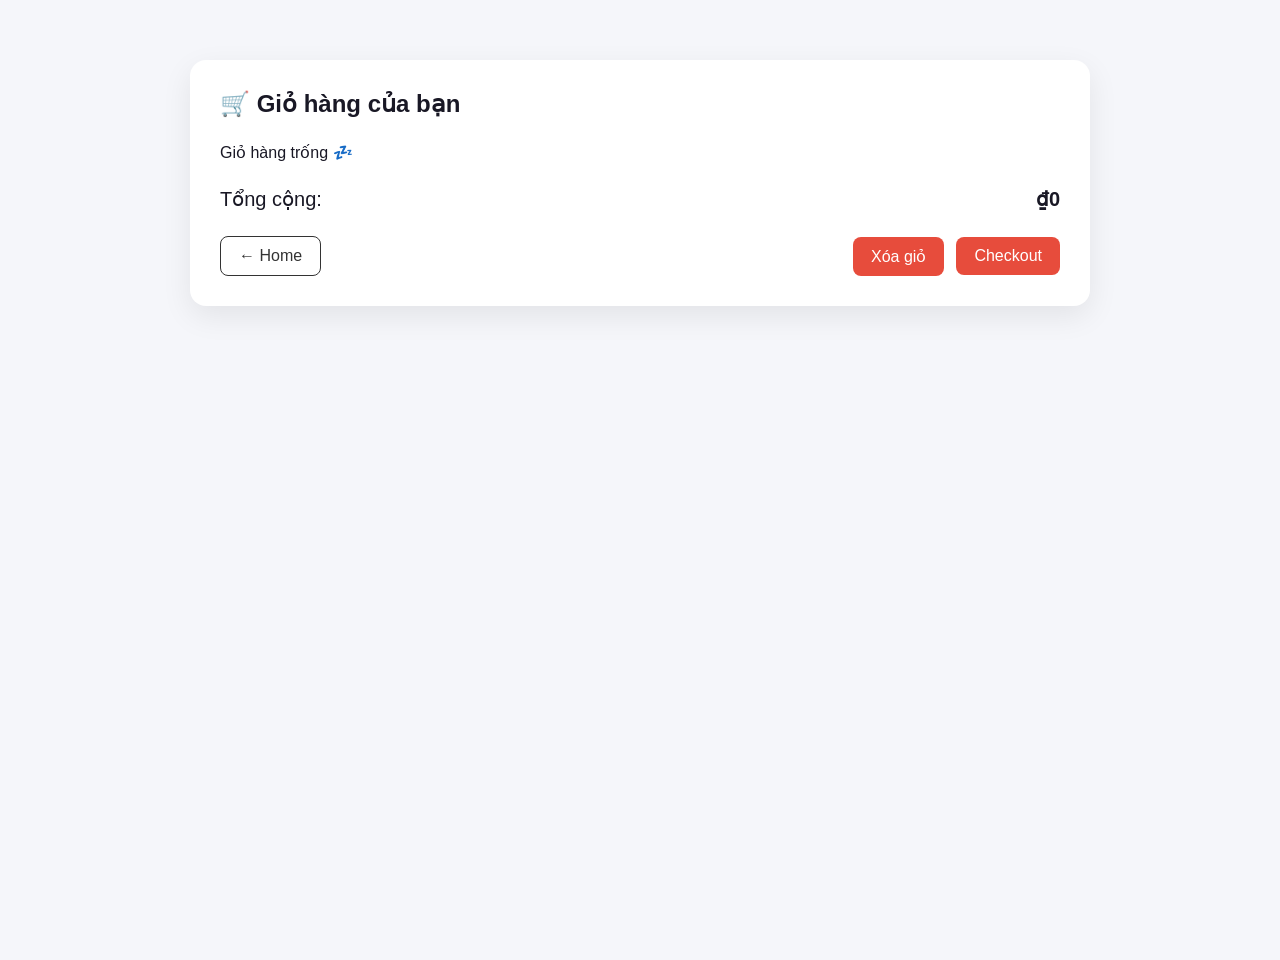
<file: pages/cart.html>
<!doctype html>
<html lang="vi">
  <head>
    <meta charset="UTF-8" />
    <title>Giỏ hàng</title>
    <link rel="stylesheet" href="../css/style.css" />
    <link rel="stylesheet" href="../css/pages/cart.css" />
  </head>

  <body>
    <div class="cart-container">
      <h2>🛒 Giỏ hàng của bạn</h2>

      <div id="cartList"></div>

      <div class="cart-summary">
        <span>Tổng cộng:</span>
        <strong id="totalPrice">₫0</strong>
      </div>

      <div class="cart-actions">
        <a href="../index.html" class="btn-outline">← Home</a>
        <div class="cart-actions-right">
          <button class="btn-danger" onclick="clearCart()">Xóa giỏ</button>
          <a href="./checkout.html" class="btn-checkout">Checkout</a>
        </div>
      </div>
    </div>
    <script defer src="../js/pages/cart.js"></script>
  </body>
</html>
</file>
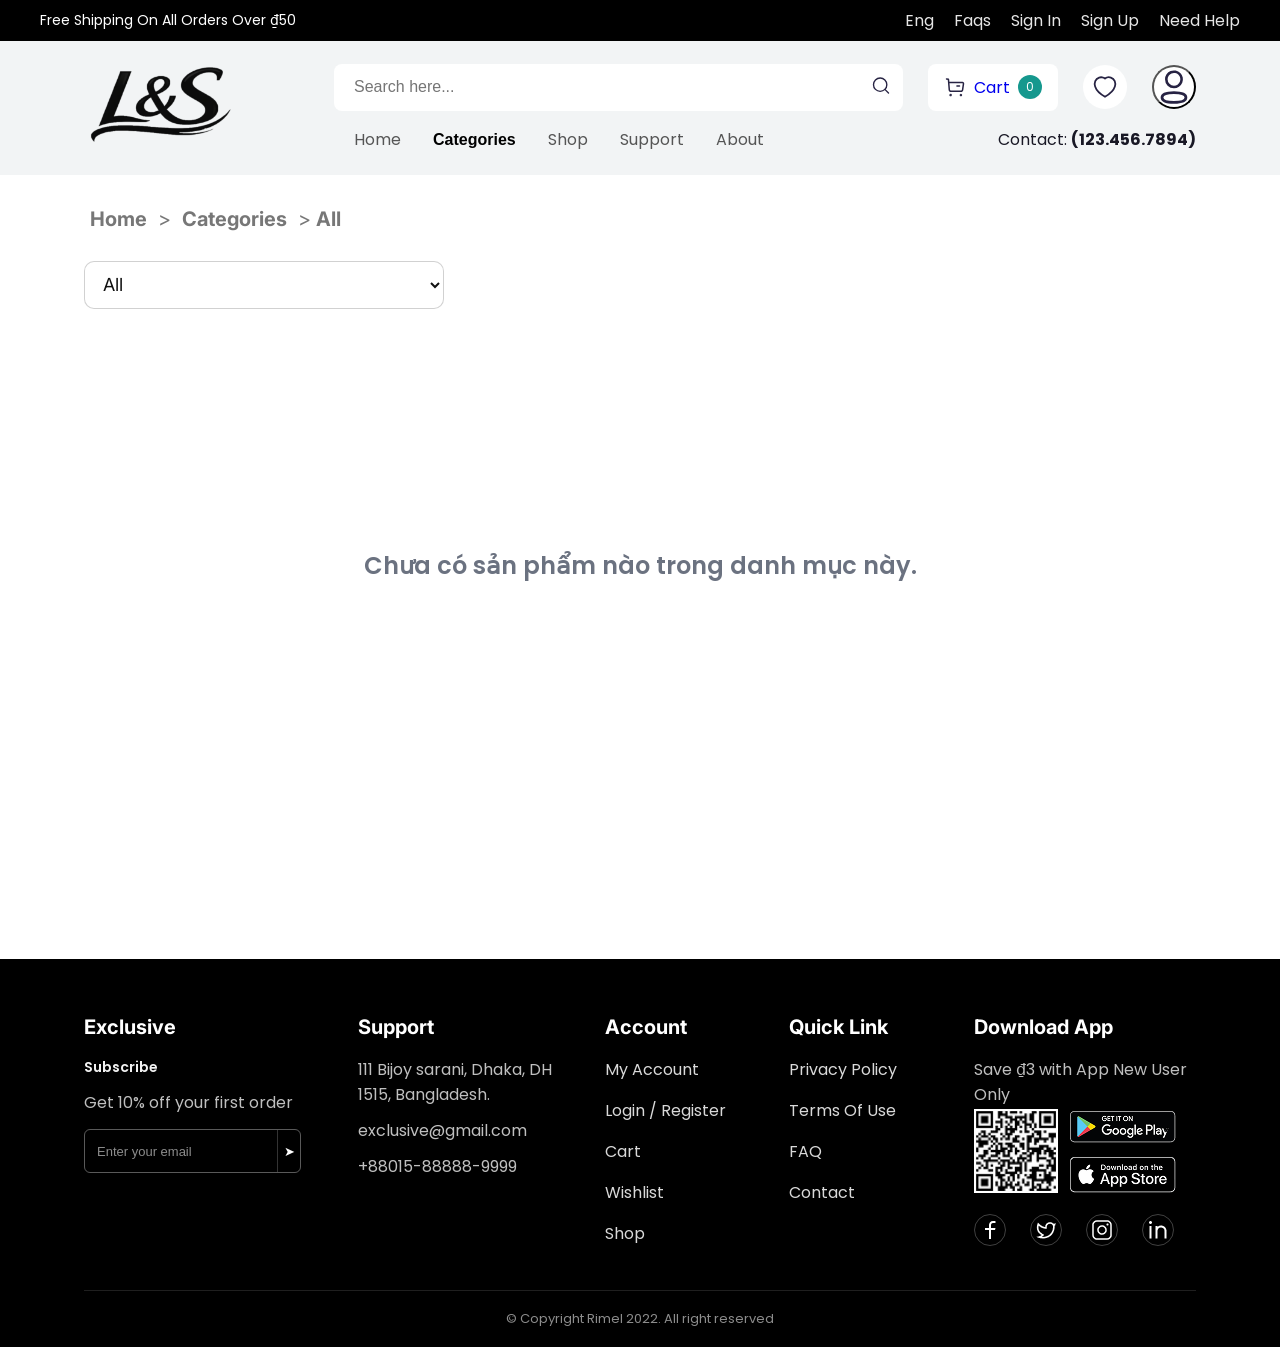
<file: pages/category.html>
<!doctype html>
<html lang="vi">
  <head>
    <meta charset="UTF-8" />
    <meta name="viewport" content="width=device-width, initial-scale=1.0" />

    <title>Category</title>

    <!-- CSS -->
    <link rel="stylesheet" href="../css/style.css" />
    <link rel="stylesheet" href="../css/pages/category.css" />

    <!-- Google Fonts -->
    <link rel="preconnect" href="https://fonts.googleapis.com" />
    <link rel="preconnect" href="https://fonts.gstatic.com" crossorigin />
    <link
      href="https://fonts.googleapis.com/css2?family=Inter&family=Poppins&display=swap"
      rel="stylesheet"
    />
  </head>

  <body>
    <!-- ================= HEADER ================= -->
    <div class="topbar">
      <div class="topbar-left">
        <span>Free Shipping On All Orders Over ₫50</span>
      </div>
      <div class="topbar-links">
        <a href="#">Eng</a>
        <a href="#">Faqs</a>
        <a id="loginLink" href="login.html">Sign In</a>
        <a id="signupLink" href="sign-up.html">Sign Up</a>
        <a href="#">Need Help</a>
        <a id="logoutBtn" href="#">Logout</a>
      </div>
    </div>
    <header>
      <div class="site-header o-container">
        <div class="header-left">
          <button
            id="mobileMenuBtn"
            class="mobile-menu-btn"
            type="button"
            aria-label="Open menu"
            aria-expanded="false"
            aria-controls="mobileMenuPanel"
          >
            <img src="../assets/icons/burger-menu-icon.svg" alt="" />
          </button>

          <div class="header-logo">
            <a class="header-logo__link" href="../index.html" aria-label="Home">
              <img src="../assets/images/logo.png" alt="logo" />
            </a>
          </div>
        </div>
        <div class="header-wrapper">
          <!-- Logo -->

          <!-- Search -->
          <div class="header-top">
            <form id="headerSearchForm" class="header-search">
              <input
                id="headerSearchInput"
                type="text"
                placeholder="Search here..."
              />
              <button type="submit" class="header-search__btn">
                <img src="../assets/icons/search-icon.svg" />
              </button>
              <div
                id="headerSearchSuggestions"
                class="header-search__suggestions"
                hidden
              ></div>
            </form>

            <!-- Actions -->

            <div class="header-actions">
              <!-- Cart -->
              <a
                class="header-action mobile-search-btn"
                href="search.html"
                aria-label="Search"
              >
                <img src="../assets/icons/search-icon.svg" alt="" />
              </a>

              <a
                id="headerCartBtn"
                href="cart.html"
                class="header-action header-action--cart"
              >
                <img src="../assets/icons/cart-icon.svg" />
                <span class="header-action__label">Cart </span>
                <span id="headerCartBadge" class="header-action__badge">0</span>
              </a>

              <!-- Wishlist -->

              <a
                id="headerWishlistBtn"
                href="wishlist.html"
                class="header-action header-action--wishlist"
                aria-label="Wishlist"
              >
                <img src="../assets/icons/heart-icon.svg" />
                <span
                  id="headerWishlistBadge"
                  class="header-action__badge header-action__badge--wishlist"
                  >0</span
                >
              </a>

              <!-- User -->

              <div class="header-user" id="headerUser">
                <button
                  class="header-action header-action--user"
                  id="userIcon"
                  type="button"
                  aria-haspopup="menu"
                  aria-expanded="false"
                >
                  <img id="userIconImg" src="../assets/icons/user-icon.svg" />
                </button>

                <div class="user-menu" id="userMenu" hidden>
                  <div class="user-menu__head">
                    <img
                      class="user-menu__avatar"
                      id="userMenuAvatar"
                      src="https://i.pravatar.cc/80?img=32"
                      alt="User avatar"
                    />

                    <div class="user-menu__meta">
                      <div class="user-menu__name" id="userMenuName">
                        Your name
                      </div>
                      <div class="user-menu__email" id="userMenuEmail">
                        yourname@gmail.com
                      </div>
                    </div>
                  </div>

                  <div class="user-menu__divider"></div>

                  <button class="user-menu__item" type="button" id="menuSignIn">
                    <span class="user-menu__icon">↪</span>
                    <span class="user-menu__text">Sign in</span>
                    <span class="user-menu__chev">›</span>
                  </button>
                  <button
                    class="user-menu__item"
                    type="button"
                    id="menuAdminDashboard"
                    hidden
                  >
                    <span class="user-menu__icon">🛠️</span>
                    <span class="user-menu__text">Admin Dashboard</span>
                    <span class="user-menu__chev">›</span>
                  </button>

                  <button
                    class="user-menu__item"
                    type="button"
                    id="menuMyProfile"
                  >
                    <span class="user-menu__icon">👤</span>
                    <span class="user-menu__text">My Profile</span>
                    <span class="user-menu__chev">›</span>
                  </button>

                  <button
                    class="user-menu__item"
                    type="button"
                    id="menuSettings"
                  >
                    <span class="user-menu__icon">⚙</span>
                    <span class="user-menu__text">Settings</span>
                    <span class="user-menu__chev">›</span>
                  </button>

                  <div
                    class="user-menu__item user-menu__item--has-sub"
                    id="menuNotification"
                  >
                    <div class="user-menu__row">
                      <span class="user-menu__icon">🔔</span>
                      <span class="user-menu__text">Notification</span>
                      <span class="user-menu__chev">›</span>
                    </div>

                    <div class="user-menu__sub" id="notificationSubmenu">
                      <button type="button" class="user-menu__subitem">
                        Allow
                      </button>
                      <button type="button" class="user-menu__subitem">
                        Mute
                      </button>
                    </div>
                  </div>

                  <button class="user-menu__item" type="button" id="menuLogout">
                    <span class="user-menu__icon">↩</span>
                    <span class="user-menu__text">Log Out</span>
                  </button>
                </div>
              </div>
            </div>
          </div>
          <!-- NAVIGATION -->

          <nav class="header-nav">
            <ul class="header-nav__list">
              <li><a href="../index.html">Home</a></li>

              <li class="header-nav__item header-nav__item--categories">
                <button
                  id="categoriesBtn"
                  class="header-nav__link header-nav__categories-btn"
                  type="button"
                  aria-haspopup="true"
                  aria-expanded="false"
                >
                  Categories
                </button>

                <div
                  id="categoriesDropdown"
                  class="header-nav__dropdown"
                  hidden
                >
                  <ul id="menu" class="menu-list">
                    <li data-category="" class="menu-list-item is-active">
                      All
                    </li>
                    <li data-category="Fashion Women" class="menu-list-item">
                      Woman’s Fashion
                    </li>
                    <li data-category="Fashion Men" class="menu-list-item">
                      Men’s Fashion
                    </li>
                    <li data-category="Electronics" class="menu-list-item">
                      Electronics
                    </li>
                    <li data-category="Home" class="menu-list-item">
                      Home & Lifestyle
                    </li>
                    <li data-category="Beauty" class="menu-list-item">
                      Health & Beauty
                    </li>
                  </ul>
                </div>
              </li>

              <li><a id="navShop" href="#">Shop</a></li>

              <li><a id="navSupport" href="./support.html">Support</a></li>

              <li><a href="#">About</a></li>
            </ul>

            <div class="header-contact">
              Contact: <strong>(123.456.7894)</strong>
            </div>
          </nav>
        </div>

        <div id="mobileMenuOverlay" class="mobile-menu__overlay" hidden></div>
        <aside id="mobileMenuPanel" class="mobile-menu" hidden>
          <div class="mobile-menu__header">
            <div class="mobile-menu__title">Categories</div>
            <button
              id="mobileMenuCloseBtn"
              class="mobile-menu__close"
              type="button"
              aria-label="Close menu"
            >
              ×
            </button>
          </div>

          <ul id="mobileMenu" class="menu-list">
            <li data-category="" class="menu-list-item is-active">All</li>
            <li data-category="Fashion Women" class="menu-list-item">
              Woman’s Fashion
            </li>
            <li data-category="Fashion Men" class="menu-list-item">
              Men’s Fashion
            </li>
            <li data-category="Electronics" class="menu-list-item">
              Electronics
            </li>
            <li data-category="Home" class="menu-list-item">
              Home & Lifestyle
            </li>
            <li data-category="Beauty" class="menu-list-item">
              Health & Beauty
            </li>
          </ul>
        </aside>
      </div>
    </header>

    <main class="o-container category-page">
      <div id="categoryBreadcrumb" class="breadcrumb">
        <a href="../index.html">Home</a> &gt;
        <a href="category.html">Categories</a> &gt;
        <strong id="categoryBreadcrumbCurrent">All</strong>
      </div>

      <div class="category-select-wrap">
        <select
          id="categoryTitle"
          class="category-select"
          aria-label="Category"
        >
          <option value="">All</option>
          <option value="Fashion Women">Woman’s Fashion</option>
          <option value="Fashion Men">Men’s Fashion</option>
          <option value="Electronics">Electronics</option>
          <option value="Home">Home & Lifestyle</option>
          <option value="Beauty">Health & Beauty</option>
        </select>
      </div>

      <p class="no-product-messege">Chưa có sản phẩm nào trong danh mục này.</p>
      <div class="flash-track o-grid-products" id="categoryTrack"></div>
    </main>

    <!-- ================= FOOTER ================= -->
    <div class="site-footer">
      <div class="o-container">
        <div class="footer-grid">
          <div class="footer-col">
            <div class="footer-col__title">Exclusive</div>
            <div class="footer-col__subtitle">Subscribe</div>
            <div class="footer-text">Get 10% off your first order</div>

            <div class="footer-subscribe">
              <div class="footer-subscribe__field">
                <input type="email" placeholder="Enter your email" />
                <button type="button" aria-label="Send">➤</button>
              </div>
            </div>
          </div>

          <div class="footer-col">
            <div class="footer-col__title">Support</div>
            <div class="footer-text">
              111 Bijoy sarani, Dhaka, DH 1515, Bangladesh.
            </div>
            <div class="footer-text">exclusive@gmail.com</div>
            <div class="footer-text">+88015-88888-9999</div>
          </div>

          <div class="footer-col">
            <div class="footer-col__title">Account</div>
            <ul class="footer-list">
              <li><a href="#">My Account</a></li>
              <li><a href="#">Login / Register</a></li>
              <li><a href="#">Cart</a></li>
              <li><a href="#">Wishlist</a></li>
              <li><a href="#">Shop</a></li>
            </ul>
          </div>

          <div class="footer-col">
            <div class="footer-col__title">Quick Link</div>
            <ul class="footer-list">
              <li><a href="#">Privacy Policy</a></li>
              <li><a href="#">Terms Of Use</a></li>
              <li><a href="#">FAQ</a></li>
              <li><a href="#">Contact</a></li>
            </ul>
          </div>

          <div class="footer-col">
            <div class="footer-col__title">Download App</div>
            <div class="footer-text">Save ₫3 with App New User Only</div>

            <div class="footer-download">
              <div class="footer-download__row">
                <img class="footer-qr" src="../assets/images/QR-code.jpg" />
                <div class="store-badges">
                  <div class="store-badge">
                    <img
                      src="../assets/icons/gg-play-logo.png"
                      alt="gg-play-logo"
                    />
                  </div>
                  <div class="store-badge">
                    <img
                      src="../assets/icons/app-store-logo.png"
                      alt="gg-play-logo"
                    />
                  </div>
                </div>
              </div>

              <div class="footer-social" aria-label="Social links">
                <a href="#" aria-label="Facebook">
                  <img src="../assets/icons/Icon-Facebook.png" alt="icon" />
                </a>
                <a href="#" aria-label="Twitter">
                  <img src="../assets/icons/Icon-Twitter.png" alt="icon" />
                </a>
                <a href="#" aria-label="Instagram">
                  <img src="../assets/icons/icon-instagram.png" alt="icon" />
                </a>
                <a href="#" aria-label="LinkedIn">
                  <img src="../assets/icons/Icon-Linkedin.png" alt="icon" />
                </a>
              </div>
            </div>
          </div>
        </div>

        <div class="footer-bottom">
          © Copyright Rimel 2022. All right reserved
        </div>
      </div>
    </div>

    <script defer src="../js/header.js"></script>
    <script defer src="../js/script.js"></script>
  </body>
</html>
</file>
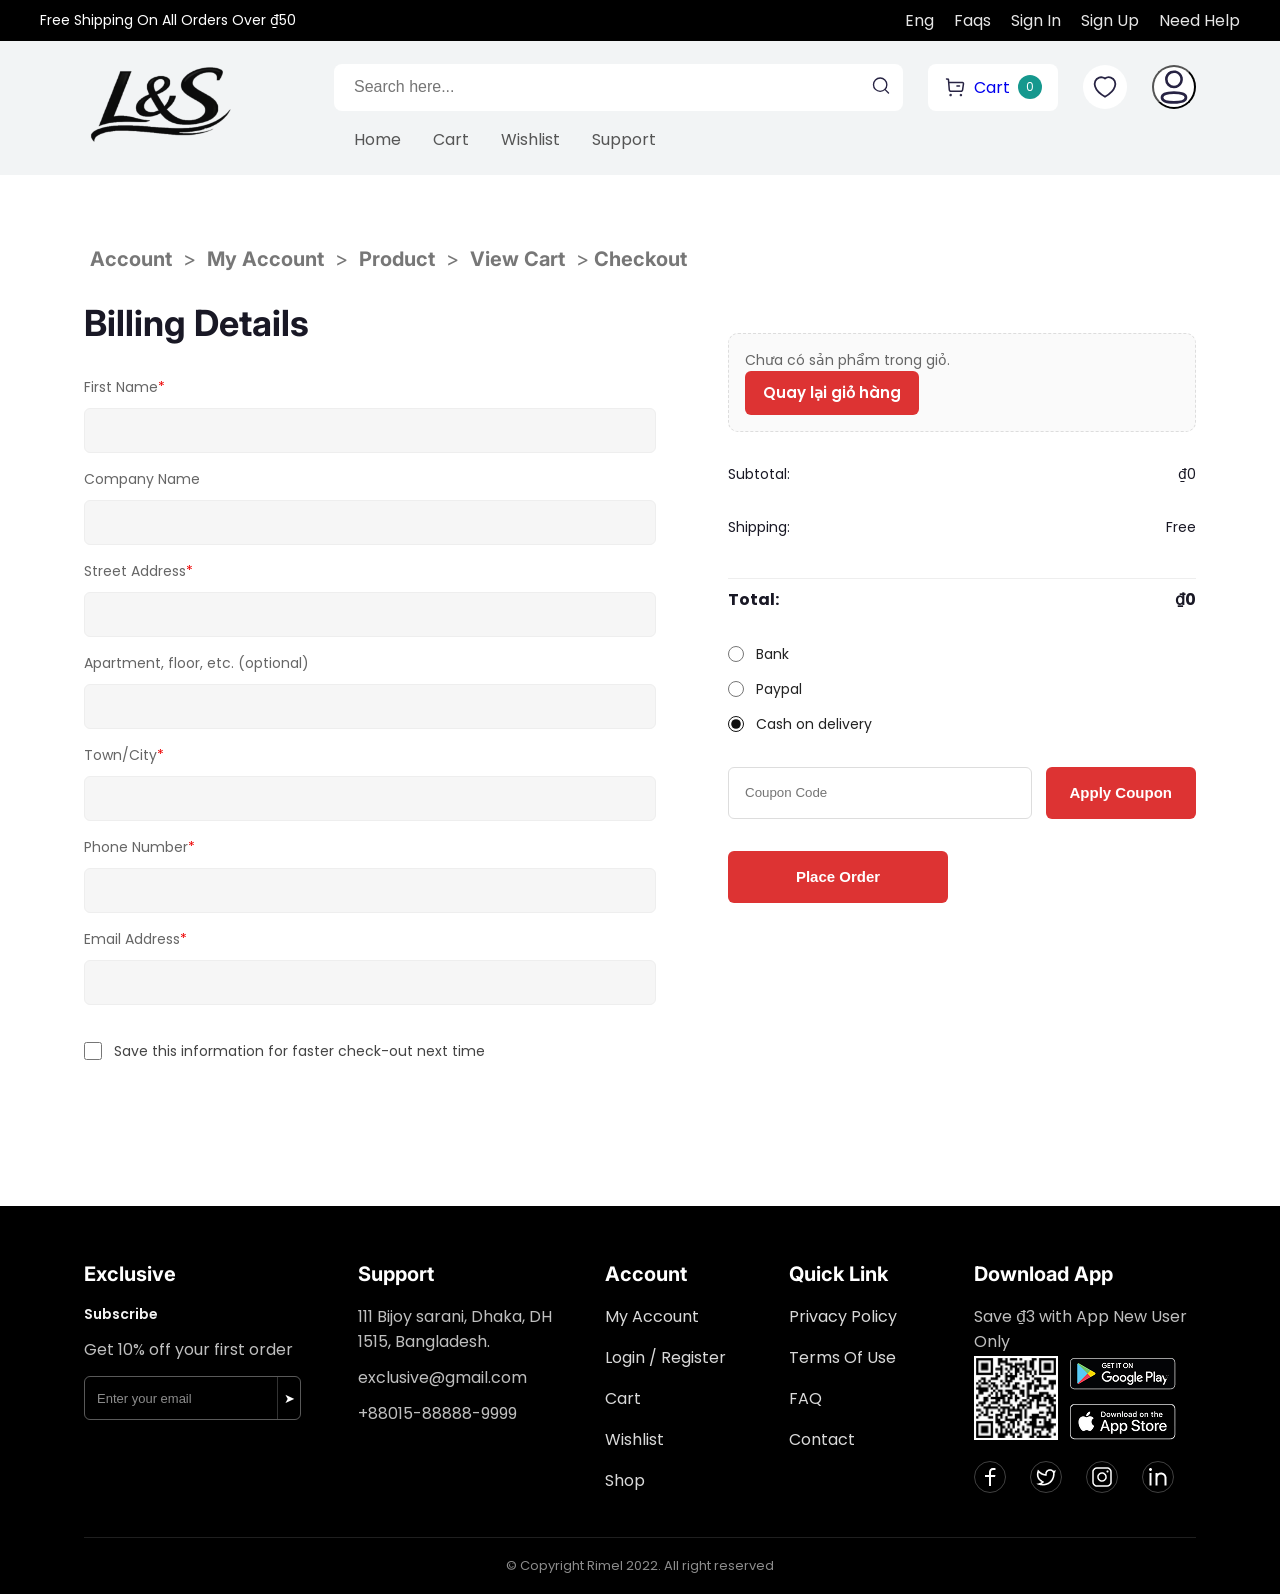
<file: pages/checkout.html>
<!doctype html>
<html lang="vi">
  <head>
    <meta charset="UTF-8" />
    <meta name="viewport" content="width=device-width, initial-scale=1.0" />
    <title>Checkout</title>

    <link rel="preconnect" href="https://fonts.googleapis.com" />
    <link rel="preconnect" href="https://fonts.gstatic.com" crossorigin />
    <link
      href="https://fonts.googleapis.com/css2?family=Inter&family=Poppins&display=swap"
      rel="stylesheet"
    />
    <link rel="stylesheet" href="../css/style.css" />
    <link rel="stylesheet" href="../css/pages/checkout.css" />
  </head>

  <body>
    <!-- ================= HEADER ================= -->
    <div class="topbar">
      <div class="topbar-left">
        <span>Free Shipping On All Orders Over ₫50</span>
      </div>
      <div class="topbar-links">
        <a href="#">Eng</a>
        <a href="#">Faqs</a>
        <a id="loginLink" href="./login.html">Sign In</a>
        <a id="signupLink" href="./sign-up.html">Sign Up</a>
        <a href="#">Need Help</a>
        <a id="logoutBtn" href="#" style="display: none">Logout</a>
      </div>
    </div>
    <header>
      <div class="site-header o-container">
        <div class="header-left">
          <button
            id="mobileMenuBtn"
            class="mobile-menu-btn"
            type="button"
            aria-label="Open menu"
            aria-expanded="false"
            aria-controls="mobileMenuPanel"
          >
            <img src="../assets/icons/burger-menu-icon.svg" alt="" />
          </button>

          <div class="header-logo">
            <a class="header-logo__link" href="../index.html" aria-label="Home">
              <img src="../assets/images/logo.png" alt="logo" />
            </a>
          </div>
        </div>
        <div class="header-wrapper">
          <div class="header-top">
            <form id="headerSearchForm" class="header-search">
              <input
                id="headerSearchInput"
                type="text"
                placeholder="Search here..."
              />
              <button type="submit" class="header-search__btn">
                <img src="../assets/icons/search-icon.svg" />
              </button>
              <div
                id="headerSearchSuggestions"
                class="header-search__suggestions"
                hidden
              ></div>
            </form>

            <div class="header-actions">
              <a
                class="header-action mobile-search-btn"
                href="./search.html"
                aria-label="Search"
              >
                <img src="../assets/icons/search-icon.svg" alt="" />
              </a>

              <a
                id="headerCartBtn"
                href="./cart.html"
                class="header-action header-action--cart"
              >
                <img src="../assets/icons/cart-icon.svg" />
                <span class="header-action__label">Cart </span>
                <span id="headerCartBadge" class="header-action__badge">0</span>
              </a>

              <a
                id="headerWishlistBtn"
                href="./wishlist.html"
                class="header-action header-action--wishlist"
                aria-label="Wishlist"
              >
                <img src="../assets/icons/heart-icon.svg" />
                <span
                  id="headerWishlistBadge"
                  class="header-action__badge header-action__badge--wishlist"
                  style="display: none"
                  >0</span
                >
              </a>

              <div class="header-user" id="headerUser">
                <button
                  class="header-action header-action--user"
                  id="userIcon"
                  type="button"
                  aria-haspopup="menu"
                  aria-expanded="false"
                >
                  <img id="userIconImg" src="../assets/icons/user-icon.svg" />
                </button>

                <div class="user-menu" id="userMenu" hidden>
                  <div class="user-menu__head">
                    <img
                      class="user-menu__avatar"
                      id="userMenuAvatar"
                      src="https://i.pravatar.cc/80?img=32"
                      alt="User avatar"
                    />

                    <div class="user-menu__meta">
                      <div class="user-menu__name" id="userMenuName">
                        Your name
                      </div>
                      <div class="user-menu__email" id="userMenuEmail">
                        yourname@gmail.com
                      </div>
                    </div>
                  </div>

                  <div class="user-menu__divider"></div>

                  <button class="user-menu__item" type="button" id="menuSignIn">
                    <span class="user-menu__icon">↪</span>
                    <span class="user-menu__text">Sign in</span>
                    <span class="user-menu__chev">›</span>
                  </button>
                  <button
                    class="user-menu__item"
                    type="button"
                    id="menuAdminDashboard"
                    hidden
                  >
                    <span class="user-menu__icon">🛠️</span>
                    <span class="user-menu__text">Admin Dashboard</span>
                    <span class="user-menu__chev">›</span>
                  </button>

                  <button
                    class="user-menu__item"
                    type="button"
                    id="menuMyProfile"
                  >
                    <span class="user-menu__icon">👤</span>
                    <span class="user-menu__text">My Profile</span>
                    <span class="user-menu__chev">›</span>
                  </button>

                  <button
                    class="user-menu__item"
                    type="button"
                    id="menuSettings"
                  >
                    <span class="user-menu__icon">⚙</span>
                    <span class="user-menu__text">Settings</span>
                    <span class="user-menu__chev">›</span>
                  </button>

                  <div
                    class="user-menu__item user-menu__item--has-sub"
                    id="menuNotification"
                  >
                    <div class="user-menu__row">
                      <span class="user-menu__icon">🔔</span>
                      <span class="user-menu__text">Notification</span>
                      <span class="user-menu__chev">›</span>
                    </div>

                    <div class="user-menu__sub" id="notificationSubmenu">
                      <button type="button" class="user-menu__subitem">
                        Allow
                      </button>
                      <button type="button" class="user-menu__subitem">
                        Mute
                      </button>
                    </div>
                  </div>

                  <button class="user-menu__item" type="button" id="menuLogout">
                    <span class="user-menu__icon">↩</span>
                    <span class="user-menu__text">Log Out</span>
                  </button>
                </div>
              </div>
            </div>
          </div>

          <nav class="header-nav">
            <ul class="header-nav__list">
              <li><a href="../index.html">Home</a></li>
              <li><a href="./cart.html">Cart</a></li>
              <li><a href="./wishlist.html">Wishlist</a></li>
              <li><a id="navSupport" href="./support.html">Support</a></li>
            </ul>
          </nav>
        </div>
      </div>
    </header>
    <main class="checkout-page">
      <div class="o-container">
        <div class="breadcrumb">
          <a href="../index.html">Account</a> &gt;
          <a href="#">My Account</a> &gt; <a href="#">Product</a> &gt;
          <a href="./cart.html">View Cart</a> &gt;
          <strong>Checkout</strong>
        </div>

        <div class="checkout-layout">
          <section class="checkout-billing">
            <h1 class="checkout-title">Billing Details</h1>

            <form
              class="checkout-form"
              id="checkoutForm"
              action="#"
              method="post"
            >
              <div class="checkout-field">
                <label for="firstName">
                  First Name<span class="is-required">*</span>
                </label>
                <input id="firstName" name="firstName" type="text" required />
              </div>

              <div class="checkout-field">
                <label for="companyName">Company Name</label>
                <input id="companyName" name="companyName" type="text" />
              </div>

              <div class="checkout-field">
                <label for="streetAddress">
                  Street Address<span class="is-required">*</span>
                </label>
                <input
                  id="streetAddress"
                  name="streetAddress"
                  type="text"
                  required
                />
              </div>

              <div class="checkout-field">
                <label for="apartment">Apartment, floor, etc. (optional)</label>
                <input id="apartment" name="apartment" type="text" />
              </div>

              <div class="checkout-field">
                <label for="townCity">
                  Town/City<span class="is-required">*</span>
                </label>
                <input id="townCity" name="townCity" type="text" required />
              </div>

              <div class="checkout-field">
                <label for="phone">
                  Phone Number<span class="is-required">*</span>
                </label>
                <input id="phone" name="phone" type="tel" required />
              </div>

              <div class="checkout-field">
                <label for="email">
                  Email Address<span class="is-required">*</span>
                </label>
                <input id="email" name="email" type="email" required />
              </div>

              <label class="checkout-checkbox">
                <input type="checkbox" />
                <span
                  >Save this information for faster check-out next time</span
                >
              </label>
            </form>
          </section>

          <aside class="checkout-summary">
            <div class="summary-products" id="checkoutItems"></div>
            <div class="summary-empty" id="checkoutEmpty" hidden>
              <p>Chưa có sản phẩm trong giỏ.</p>
              <a class="btn summary-empty__btn" href="./cart.html"
                >Quay lại giỏ hàng</a
              >
            </div>

            <div class="summary-row">
              <span>Subtotal:</span>
              <span id="checkoutSubtotal">₫0</span>
            </div>
            <div class="summary-row">
              <span>Shipping:</span>
              <span>Free</span>
            </div>
            <div class="summary-row summary-row--total">
              <span>Total:</span>
              <span id="checkoutTotal">₫0</span>
            </div>

            <div class="summary-payments">
              <label class="payment-option">
                <input type="radio" name="payment" value="bank" />
                <span class="payment-option__label">Bank</span>
              </label>

              <label class="payment-option">
                <input type="radio" name="payment" value="paypal" />
                <span class="payment-option__label">Paypal</span>
              </label>

              <label class="payment-option">
                <input type="radio" name="payment" value="cod" checked />
                <span class="payment-option__label">Cash on delivery</span>
              </label>
            </div>

            <div class="summary-coupon">
              <input
                class="summary-coupon__input"
                type="text"
                placeholder="Coupon Code"
              />
              <button type="button" class="btn summary-coupon__btn">
                Apply Coupon
              </button>
            </div>

            <button
              type="button"
              class="btn summary-place-order"
              id="btnPlaceOrder"
            >
              Place Order
            </button>
          </aside>
        </div>
      </div>
    </main>

    <!-- ✅ SCRIPT ĐỂ CUỐI BODY -->
    <script>
      // ===== KEYS (đồng bộ toàn project) =====
      const USERS_KEY = "users";
      const CURRENT_USER_KEY = "user";
      const CART_KEY = "cart";
      const ORDERS_KEY = "orders";
      const LAST_ORDER_KEY = "lastOrder";
      const PRODUCTS_KEY = "products";

      // ===== HELPERS =====
      function safeJson(key, fallback) {
        try {
          const raw = localStorage.getItem(key);
          return raw ? JSON.parse(raw) : fallback;
        } catch {
          return fallback;
        }
      }

      function setJson(key, value) {
        localStorage.setItem(key, JSON.stringify(value));
      }

      function getCart() {
        return safeJson(CART_KEY, []);
      }

      function getOrders() {
        return safeJson(ORDERS_KEY, []);
      }

      function getProducts() {
        return safeJson(PRODUCTS_KEY, []);
      }

      function saveProducts(products) {
        setJson(PRODUCTS_KEY, products);
      }

      function getProductStockValue(product) {
        const raw = Number(product?.stock);
        return Number.isFinite(raw) ? raw : null;
      }

      function getCurrentUser() {
        return safeJson(CURRENT_USER_KEY, null);
      }

      function formatMoney(n) {
        const num = Number(n) || 0;
        const rounded = Math.round(num);
        return `₫${new Intl.NumberFormat("vi-VN").format(rounded)}`;
      }

      function calcTotal(cart) {
        return cart.reduce(
          (sum, item) =>
            sum + (Number(item.price) || 0) * (Number(item.qty) || 1),
          0,
        );
      }

      // ===== RENDER CHECKOUT =====
      function renderCheckout() {
        const itemsEl = document.getElementById("checkoutItems");
        const emptyEl = document.getElementById("checkoutEmpty");
        const subtotalEl = document.getElementById("checkoutSubtotal");
        const totalEl = document.getElementById("checkoutTotal");

        const cart = getCart();

        if (!cart.length) {
          itemsEl.innerHTML = "";
          emptyEl.hidden = false;
          subtotalEl.textContent = formatMoney(0);
          totalEl.textContent = formatMoney(0);
          return;
        }

        emptyEl.hidden = true;

        itemsEl.innerHTML = cart
          .map((item) => {
            const qty = Number(item.qty) || 1;
            const price = Number(item.price) || 0;
            const line = price * qty;

            
            const img =
              item.img ||
              item.image ||
              item.imgUrl ||
              "../assets/images/item-01.svg";

            return `
          <div class="summary-item">
            <div class="summary-item__left">
              <img class="summary-item__img" src="${img}" alt="${item.name || "Product"}" />
              <div class="summary-item__meta">
                <span class="summary-item__name">${item.name || "Unnamed"}</span>
                <span class="summary-item__qty">x${qty}</span>
              </div>
            </div>
            <span class="summary-item__price">${formatMoney(line)}</span>
          </div>
        `;
          })
          .join("");

        const total = calcTotal(cart);
        subtotalEl.textContent = formatMoney(total);
        totalEl.textContent = formatMoney(total);
      }

      // ===== PLACE ORDER =====
      function getUserId(user) {
        
        return (
          user?.id ||
          user?.username ||
          user?.email ||
          user?.profile?.username ||
          "guest"
        );
      }

      document.getElementById("btnPlaceOrder").addEventListener("click", () => {
        const cart = getCart();
        if (!cart.length) {
          alert("Giỏ hàng trống ❌");
          return;
        }

        // validate form required
        const form = document.getElementById("checkoutForm");
        if (form && !form.checkValidity()) {
          form.reportValidity();
          return;
        }

        const user = getCurrentUser();
        if (!user) {
          alert("Bạn cần đăng nhập để đặt hàng!");
          window.location.href = "./login.html"; 
          return;
        }

        const total = calcTotal(cart);

        const products = getProducts();
        const stockMap = new Map(products.map((p) => [String(p.id), p]));

        for (const item of cart) {
          const product = stockMap.get(String(item.id));
          const stockValue = getProductStockValue(product);
          const qty = Number(item.qty) || 0;
          if (stockValue !== null && qty > stockValue) {
            alert(`Sản phẩm "${item.name}" đã hết hàng.`);
            return;
          }
        }

        const order = {
          id: Date.now(),

          
          userId: getUserId(user),
          username: user.username || user.profile?.username || user.name || "",
          email: user.email || "",

          items: cart,
          total,

          dateISO: new Date().toISOString(),
          dateVN: new Date().toLocaleString("vi-VN"),
          status: "paid",
        };

        cart.forEach((item) => {
          const product = stockMap.get(String(item.id));
          if (!product) return;
          const stockValue = getProductStockValue(product);
          if (stockValue === null) return;
          const qty = Number(item.qty) || 0;
          product.stock = Math.max(0, stockValue - qty);
        });

        saveProducts(products);

        
        const orders = getOrders();
        orders.push(order);
        setJson(ORDERS_KEY, orders);

        
        setJson(LAST_ORDER_KEY, order);

        
        localStorage.removeItem(CART_KEY);

        
        window.location.href = "thank-you.html";
      });

      // init
      renderCheckout();
    </script>

    <!-- ================= FOOTER ================= -->
    <div class="site-footer">
      <div class="o-container">
        <div class="footer-grid">
          <div class="footer-col">
            <div class="footer-col__title">Exclusive</div>
            <div class="footer-col__subtitle">Subscribe</div>
            <div class="footer-text">Get 10% off your first order</div>

            <div class="footer-subscribe" style="margin-top: 14px">
              <div class="footer-subscribe__field">
                <input type="email" placeholder="Enter your email" />
                <button type="button" aria-label="Send">➤</button>
              </div>
            </div>
          </div>

          <div class="footer-col">
            <div class="footer-col__title">Support</div>
            <div class="footer-text">
              111 Bijoy sarani, Dhaka, DH 1515, Bangladesh.
            </div>
            <div class="footer-text" style="margin-top: 10px">
              exclusive@gmail.com
            </div>
            <div class="footer-text" style="margin-top: 10px">
              +88015-88888-9999
            </div>
          </div>

          <div class="footer-col">
            <div class="footer-col__title">Account</div>
            <ul class="footer-list">
              <li><a href="./user-profile.html">My Account</a></li>
              <li><a href="./login.html">Login / Register</a></li>
              <li><a href="./cart.html">Cart</a></li>
              <li><a href="./wishlist.html">Wishlist</a></li>
              <li><a href="#">Shop</a></li>
            </ul>
          </div>

          <div class="footer-col">
            <div class="footer-col__title">Quick Link</div>
            <ul class="footer-list">
              <li><a href="#">Privacy Policy</a></li>
              <li><a href="#">Terms Of Use</a></li>
              <li><a href="#">FAQ</a></li>
              <li><a href="#">Contact</a></li>
            </ul>
          </div>

          <div class="footer-col">
            <div class="footer-col__title">Download App</div>
            <div class="footer-text">Save ₫3 with App New User Only</div>

            <div class="footer-download">
              <div class="footer-download__row">
                <img class="footer-qr" src="../assets/images/QR-code.jpg" />
                <div class="store-badges">
                  <div class="store-badge">
                    <img
                      src="../assets/icons/gg-play-logo.png"
                      alt="gg-play-logo"
                    />
                  </div>
                  <div class="store-badge">
                    <img
                      src="../assets/icons/app-store-logo.png"
                      alt="gg-play-logo"
                    />
                  </div>
                </div>
              </div>

              <div class="footer-social" aria-label="Social links">
                <a href="#" aria-label="Facebook">
                  <img src="../assets/icons/Icon-Facebook.png" alt="icon" />
                </a>
                <a href="#" aria-label="Twitter">
                  <img src="../assets/icons/Icon-Twitter.png" alt="icon" />
                </a>
                <a href="#" aria-label="Instagram">
                  <img src="../assets/icons/icon-instagram.png" alt="icon" />
                </a>
                <a href="#" aria-label="LinkedIn">
                  <img src="../assets/icons/Icon-Linkedin.png" alt="icon" />
                </a>
              </div>
            </div>
          </div>
        </div>

        <div class="footer-bottom">
          © Copyright Rimel 2022. All right reserved
        </div>
      </div>
    </div>

    <script defer src="../js/header.js"></script>
  </body>
</html>
</file>
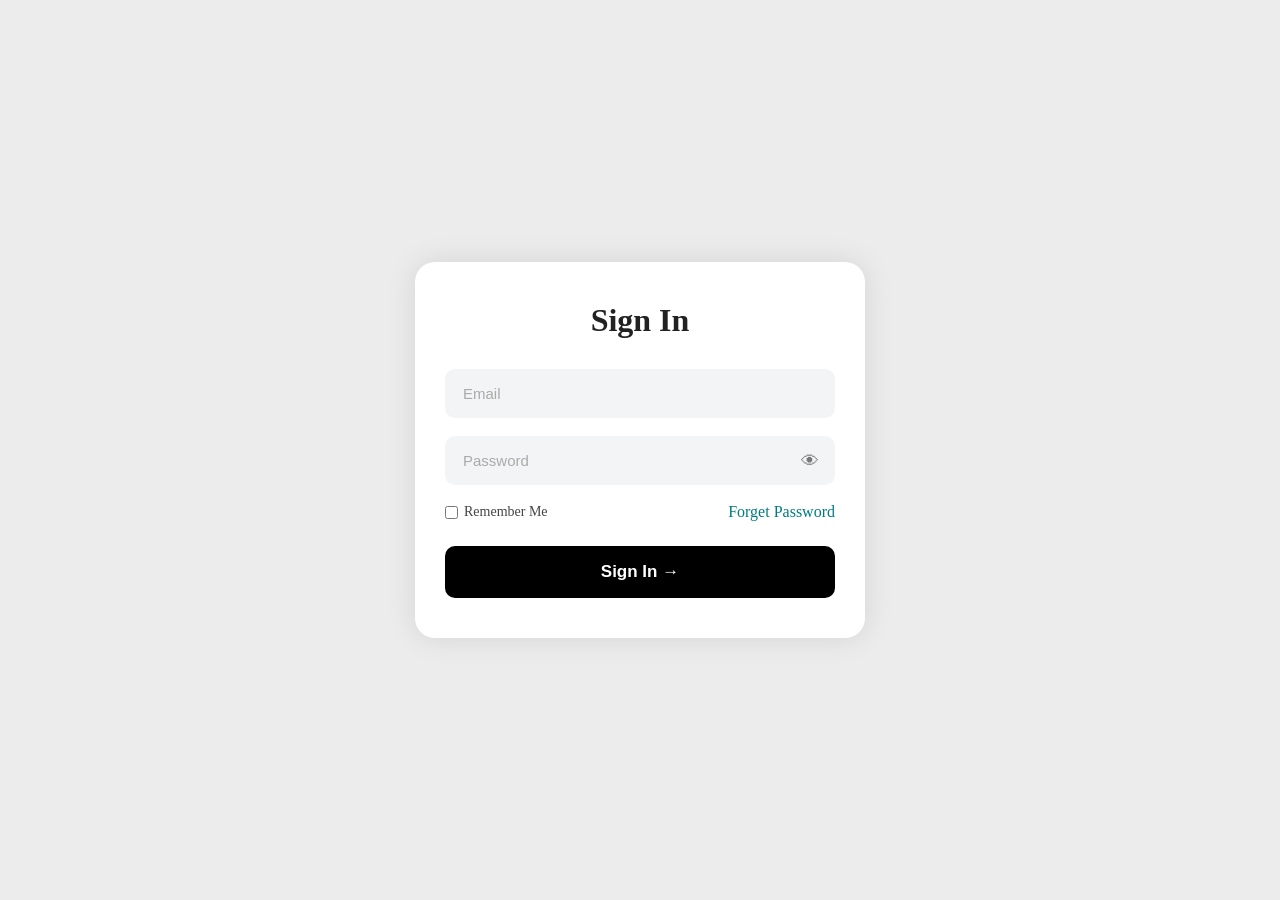
<file: pages/login.html>
<!doctype html>
<html lang="vi">
  <head>
    <meta charset="UTF-8" />
    <meta name="viewport" content="width=device-width, initial-scale=1.0" />
    <title>Sign In</title>
    <link rel="stylesheet" href="../css/style.css" />
    <link rel="stylesheet" href="../css/pages/login.css" />
  </head>

  <body>
    <div class="signin-container">
      <form class="signin" id="loginForm">
        <h2 class="signin-title">Sign In</h2>

        <!-- Email -->
        <div class="signin-group">
          <input
            type="email"
            id="email"
            placeholder="Email"
            class="signin-input"
            required
          />
        </div>

        <!-- Password -->
        <div class="signin-group signin-group--icon">
          <input
            type="password"
            id="password"
            placeholder="Password"
            class="signin-input"
            required
          />
          <span class="signin-eye" id="togglePassword">👁</span>
        </div>

        <!-- Remember -->
        <div class="signin-options">
          <label class="signin-remember">
            <input type="checkbox" />
            Remember Me
          </label>
          <a href="#" class="signin-forgot">Forget Password</a>
        </div>

        <!-- Button -->
        <button type="submit" class="signin-btn">Sign In →</button>
      </form>
    </div>

    <!-- JS -->
    <script src="../js/pages/login.js"></script>
  </body>
</html>
</file>
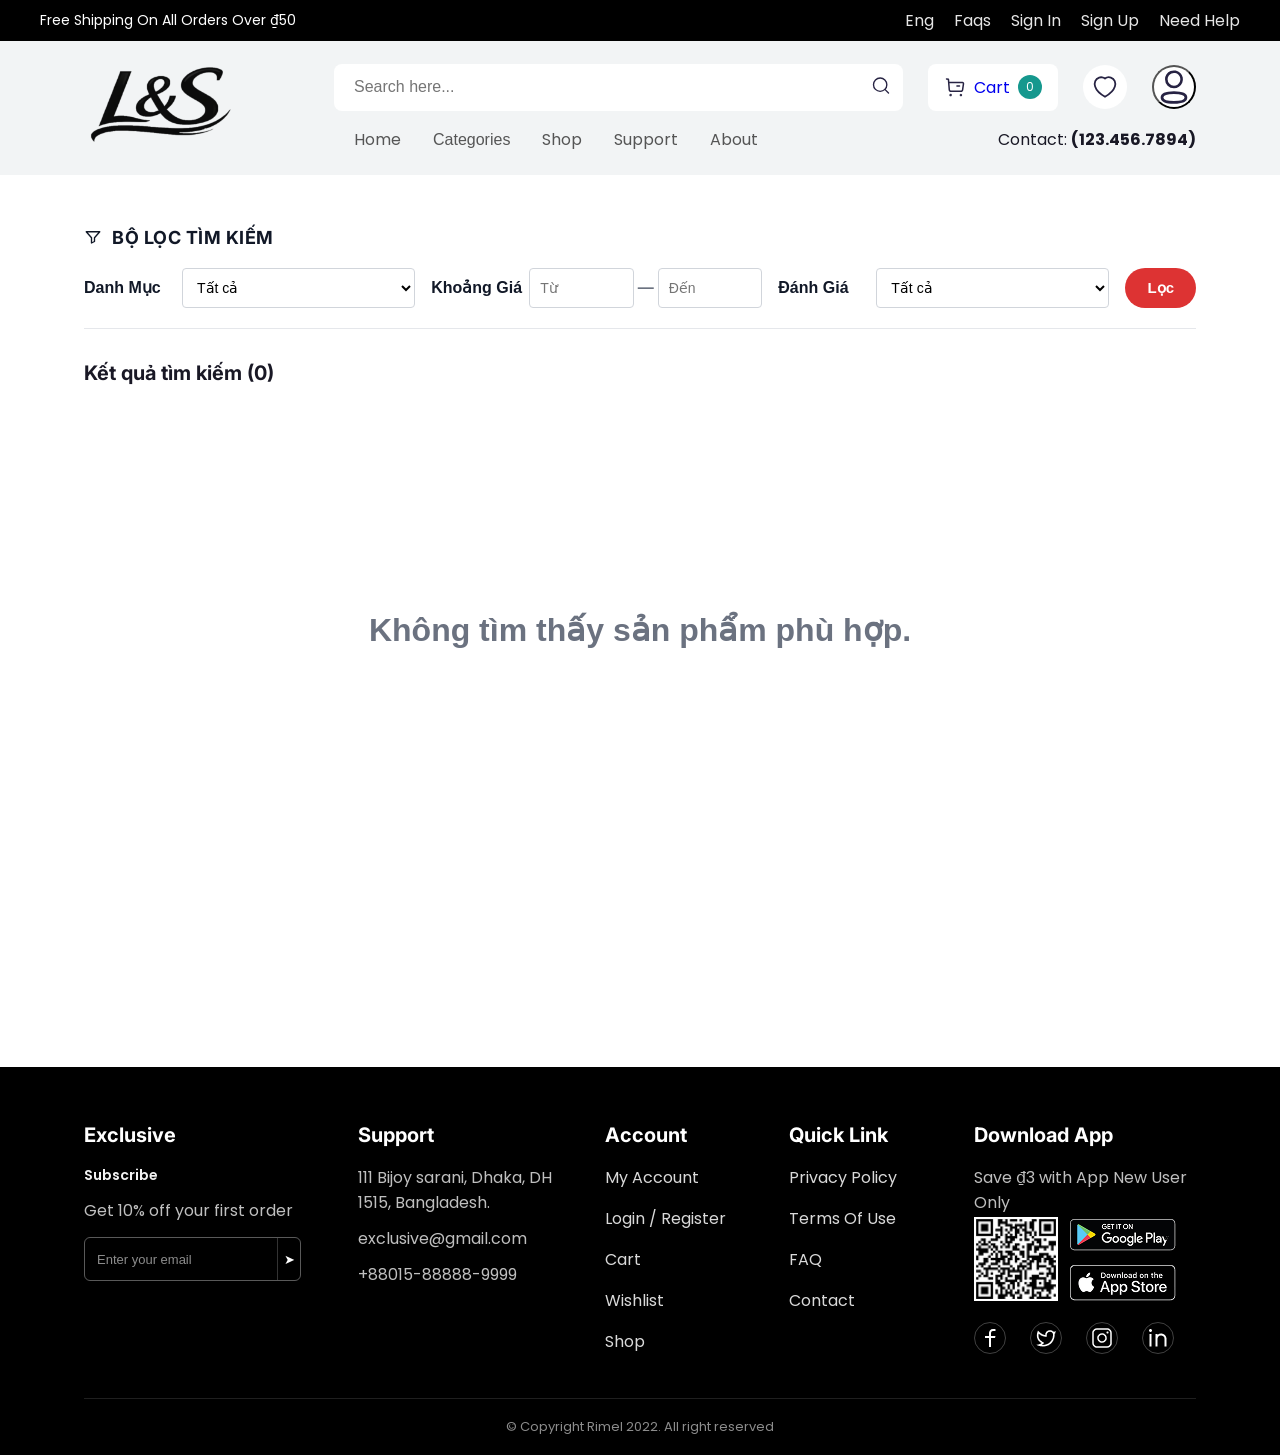
<file: pages/search.html>
<!doctype html>
<html lang="vi">
  <head>
    <meta charset="UTF-8" />
    <meta name="viewport" content="width=device-width, initial-scale=1.0" />

    <title>Search</title>

    <link rel="stylesheet" href="../css/style.css" />
    <link rel="stylesheet" href="../css/pages/search.css" />
    <link rel="preconnect" href="https://fonts.googleapis.com" />
    <link rel="preconnect" href="https://fonts.gstatic.com" crossorigin />
    <link
      href="https://fonts.googleapis.com/css2?family=Inter&family=Poppins&display=swap"
      rel="stylesheet"
    />
  </head>

  <body class="page-search">
    <div class="topbar">
      <div class="topbar-left">
        <span>Free Shipping On All Orders Over ₫50</span>
      </div>
      <div class="topbar-links">
        <a href="#">Eng</a>
        <a href="#">Faqs</a>
        <a id="loginLink" href="login.html">Sign In</a>
        <a id="signupLink" href="sign-up.html">Sign Up</a>
        <a href="#">Need Help</a>
        <a id="logoutBtn" href="#" style="display: none">Logout</a>
      </div>
    </div>
    <header>
      <div class="site-header o-container">
        <div class="header-left">
          <button
            id="mobileMenuBtn"
            class="mobile-menu-btn"
            type="button"
            aria-label="Open menu"
            aria-expanded="false"
            aria-controls="mobileMenuPanel"
          >
            <img src="../assets/icons/burger-menu-icon.svg" alt="" />
          </button>

          <div class="header-logo">
            <a class="header-logo__link" href="../index.html" aria-label="Home">
              <img src="../assets/images/logo.png" alt="logo" />
            </a>
          </div>
        </div>
        <div class="header-wrapper">
          <!-- Logo -->

          <!-- Search -->
          <div class="header-top">
            <form id="headerSearchForm" class="header-search">
              <input
                id="headerSearchInput"
                type="text"
                placeholder="Search here..."
              />
              <button type="submit" class="header-search__btn">
                <img src="../assets/icons/search-icon.svg" />
              </button>
              <div
                id="headerSearchSuggestions"
                class="header-search__suggestions"
                hidden
              ></div>
            </form>

            <!-- Actions -->

            <div class="header-actions">
              <!-- Cart -->
              <a
                class="header-action mobile-search-btn"
                href="search.html"
                aria-label="Search"
              >
                <img src="../assets/icons/search-icon.svg" alt="" />
              </a>

              <a
                id="headerCartBtn"
                href="cart.html"
                class="header-action header-action--cart"
              >
                <img src="../assets/icons/cart-icon.svg" />
                <span class="header-action__label">Cart </span>
                <span id="headerCartBadge" class="header-action__badge">0</span>
              </a>

              <!-- Wishlist -->

              <a
                id="headerWishlistBtn"
                href="wishlist.html"
                class="header-action header-action--wishlist"
                aria-label="Wishlist"
              >
                <img src="../assets/icons/heart-icon.svg" />
                <span
                  id="headerWishlistBadge"
                  class="header-action__badge header-action__badge--wishlist"
                  style="display: none"
                  >0</span
                >
              </a>

              <!-- User -->

              <div class="header-user" id="headerUser">
                <button
                  class="header-action header-action--user"
                  id="userIcon"
                  type="button"
                  aria-haspopup="menu"
                  aria-expanded="false"
                >
                  <img id="userIconImg" src="../assets/icons/user-icon.svg" />
                </button>

                <div class="user-menu" id="userMenu" hidden>
                  <div class="user-menu__head">
                    <img
                      class="user-menu__avatar"
                      id="userMenuAvatar"
                      src="https://i.pravatar.cc/80?img=32"
                      alt="User avatar"
                    />

                    <div class="user-menu__meta">
                      <div class="user-menu__name" id="userMenuName">
                        Your name
                      </div>
                      <div class="user-menu__email" id="userMenuEmail">
                        yourname@gmail.com
                      </div>
                    </div>
                  </div>

                  <div class="user-menu__divider"></div>

                  <button class="user-menu__item" type="button" id="menuSignIn">
                    <span class="user-menu__icon">↪</span>
                    <span class="user-menu__text">Sign in</span>
                    <span class="user-menu__chev">›</span>
                  </button>
                  <button
                    class="user-menu__item"
                    type="button"
                    id="menuAdminDashboard"
                    hidden
                  >
                    <span class="user-menu__icon">🛠️</span>
                    <span class="user-menu__text">Admin Dashboard</span>
                    <span class="user-menu__chev">›</span>
                  </button>

                  <button
                    class="user-menu__item"
                    type="button"
                    id="menuMyProfile"
                  >
                    <span class="user-menu__icon">👤</span>
                    <span class="user-menu__text">My Profile</span>
                    <span class="user-menu__chev">›</span>
                  </button>

                  <button
                    class="user-menu__item"
                    type="button"
                    id="menuSettings"
                  >
                    <span class="user-menu__icon">⚙</span>
                    <span class="user-menu__text">Settings</span>
                    <span class="user-menu__chev">›</span>
                  </button>

                  <div
                    class="user-menu__item user-menu__item--has-sub"
                    id="menuNotification"
                  >
                    <div class="user-menu__row">
                      <span class="user-menu__icon">🔔</span>
                      <span class="user-menu__text">Notification</span>
                      <span class="user-menu__chev">›</span>
                    </div>

                    <div class="user-menu__sub" id="notificationSubmenu">
                      <button type="button" class="user-menu__subitem">
                        Allow
                      </button>
                      <button type="button" class="user-menu__subitem">
                        Mute
                      </button>
                    </div>
                  </div>

                  <button class="user-menu__item" type="button" id="menuLogout">
                    <span class="user-menu__icon">↩</span>
                    <span class="user-menu__text">Log Out</span>
                  </button>
                </div>
              </div>
            </div>
          </div>
          <!-- NAVIGATION -->

          <nav class="header-nav">
            <ul class="header-nav__list">
              <li><a href="../index.html">Home</a></li>

              <li class="header-nav__item header-nav__item--categories">
                <button
                  id="categoriesBtn"
                  class="header-nav__link header-nav__categories-btn"
                  type="button"
                  aria-haspopup="true"
                  aria-expanded="false"
                >
                  Categories
                </button>

                <div
                  id="categoriesDropdown"
                  class="header-nav__dropdown"
                  hidden
                >
                  <ul id="menu" class="menu-list">
                    <li data-category="" class="menu-list-item is-active">
                      All
                    </li>
                    <li data-category="Fashion Women" class="menu-list-item">
                      Woman’s Fashion
                    </li>
                    <li data-category="Fashion Men" class="menu-list-item">
                      Men’s Fashion
                    </li>
                    <li data-category="Electronics" class="menu-list-item">
                      Electronics
                    </li>
                    <li data-category="Home" class="menu-list-item">
                      Home & Lifestyle
                    </li>
                    <li data-category="Beauty" class="menu-list-item">
                      Health & Beauty
                    </li>
                  </ul>
                </div>
              </li>

              <li><a id="navShop" href="#">Shop</a></li>

              <li><a id="navSupport" href="./support.html">Support</a></li>

              <li><a href="#">About</a></li>
            </ul>

            <div class="header-contact">
              Contact: <strong>(123.456.7894)</strong>
            </div>
          </nav>
        </div>

        <div id="mobileMenuOverlay" class="mobile-menu__overlay" hidden></div>
        <aside id="mobileMenuPanel" class="mobile-menu" hidden>
          <div class="mobile-menu__header">
            <div class="mobile-menu__title">Categories</div>
            <button
              id="mobileMenuCloseBtn"
              class="mobile-menu__close"
              type="button"
              aria-label="Close menu"
            >
              ×
            </button>
          </div>

          <ul id="mobileMenu" class="menu-list">
            <li data-category="" class="menu-list-item is-active">All</li>
            <li data-category="Fashion Women" class="menu-list-item">
              Woman’s Fashion
            </li>
            <li data-category="Fashion Men" class="menu-list-item">
              Men’s Fashion
            </li>
            <li data-category="Electronics" class="menu-list-item">
              Electronics
            </li>
            <li data-category="Home" class="menu-list-item">
              Home & Lifestyle
            </li>
            <li data-category="Beauty" class="menu-list-item">
              Health & Beauty
            </li>
          </ul>
        </aside>
      </div>
    </header>

    <main class="o-container search-page">
      <div class="search-filter">
        <div class="search-filter__header">
          <svg
            class="search-filter__icon"
            viewBox="0 0 24 24"
            fill="none"
            xmlns="http://www.w3.org/2000/svg"
            aria-hidden="true"
          >
            <path
              d="M3 5h18l-7 8v5l-4 2v-7L3 5z"
              stroke="currentColor"
              stroke-width="1.8"
              stroke-linejoin="round"
            />
          </svg>
          <div class="search-filter__title">BỘ LỌC TÌM KIẾM</div>
        </div>

        <form id="searchFilterForm" class="search-filter__form">
          <div class="search-filter__group">
            <span class="search-filter__label" for="searchFilterCategory">
              Danh Mục
            </span>
            <select
              id="searchFilterCategory"
              class="search-filter__control"
            ></select>
          </div>

          <div class="search-filter__group">
            <span class="search-filter__label">Khoảng Giá</span>
            <div class="search-filter__price">
              <input
                id="searchFilterMinPrice"
                class="search-filter__control search-filter__price-input"
                type="number"
                min="0"
                placeholder="Từ"
              />
              <span class="search-filter__price-sep">—</span>
              <input
                id="searchFilterMaxPrice"
                class="search-filter__control search-filter__price-input"
                type="number"
                min="0"
                placeholder="Đến"
              />
            </div>
          </div>

          <div class="search-filter__group">
            <span class="search-filter__label" for="searchFilterRating">
              Đánh Giá
            </span>
            <select id="searchFilterRating" class="search-filter__control">
              <option value="">Tất cả</option>
              <option value="5">★★★★★</option>
              <option value="4">★★★★☆ trở lên</option>
              <option value="3">★★★☆☆ trở lên</option>
              <option value="2">★★☆☆☆ trở lên</option>
              <option value="1">★☆☆☆☆ trở lên</option>
            </select>
          </div>

          <button class="btn search-filter__btn" type="submit">Lọc</button>
        </form>
      </div>
      <h2 id="searchResultsTitle" class="search-page__title"></h2>
      <div
        id="searchResultsTrack"
        class="search-page__track o-grid-products"
      ></div>
    </main>

    <div class="site-footer">
      <div class="o-container">
        <div class="footer-grid">
          <div class="footer-col">
            <div class="footer-col__title">Exclusive</div>
            <div class="footer-col__subtitle">Subscribe</div>
            <div class="footer-text">Get 10% off your first order</div>

            <div class="footer-subscribe" style="margin-top: 14px">
              <div class="footer-subscribe__field">
                <input type="email" placeholder="Enter your email" />
                <button type="button" aria-label="Send">➤</button>
              </div>
            </div>
          </div>

          <div class="footer-col">
            <div class="footer-col__title">Support</div>
            <div class="footer-text">
              111 Bijoy sarani, Dhaka, DH 1515, Bangladesh.
            </div>
            <div class="footer-text" style="margin-top: 10px">
              exclusive@gmail.com
            </div>
            <div class="footer-text" style="margin-top: 10px">
              +88015-88888-9999
            </div>
          </div>

          <div class="footer-col">
            <div class="footer-col__title">Account</div>
            <ul class="footer-list">
              <li><a href="#">My Account</a></li>
              <li><a href="#">Login / Register</a></li>
              <li><a href="#">Cart</a></li>
              <li><a href="#">Wishlist</a></li>
              <li><a href="#">Shop</a></li>
            </ul>
          </div>

          <div class="footer-col">
            <div class="footer-col__title">Quick Link</div>
            <ul class="footer-list">
              <li><a href="#">Privacy Policy</a></li>
              <li><a href="#">Terms Of Use</a></li>
              <li><a href="#">FAQ</a></li>
              <li><a href="#">Contact</a></li>
            </ul>
          </div>

          <div class="footer-col">
            <div class="footer-col__title">Download App</div>
            <div class="footer-text">Save ₫3 with App New User Only</div>

            <div class="footer-download">
              <div class="footer-download__row">
                <img class="footer-qr" src="../assets/images/QR-code.jpg" />
                <div class="store-badges">
                  <div class="store-badge">
                    <img
                      src="../assets/icons/gg-play-logo.png"
                      alt="gg-play-logo"
                    />
                  </div>
                  <div class="store-badge">
                    <img
                      src="../assets/icons/app-store-logo.png"
                      alt="gg-play-logo"
                    />
                  </div>
                </div>
              </div>

              <div class="footer-social" aria-label="Social links">
                <a href="#" aria-label="Facebook">
                  <img src="../assets/icons/Icon-Facebook.png" alt="icon" />
                </a>
                <a href="#" aria-label="Twitter">
                  <img src="../assets/icons/Icon-Twitter.png" alt="icon" />
                </a>
                <a href="#" aria-label="Instagram">
                  <img src="../assets/icons/icon-instagram.png" alt="icon" />
                </a>
                <a href="#" aria-label="LinkedIn">
                  <img src="../assets/icons/Icon-Linkedin.png" alt="icon" />
                </a>
              </div>
            </div>
          </div>
        </div>

        <div class="footer-bottom">
          © Copyright Rimel 2022. All right reserved
        </div>
      </div>
    </div>

    <script defer src="../js/header.js"></script>
    <script defer src="../js/script.js"></script>
    <script defer src="../js/pages/search.js"></script>
  </body>
</html>
</file>
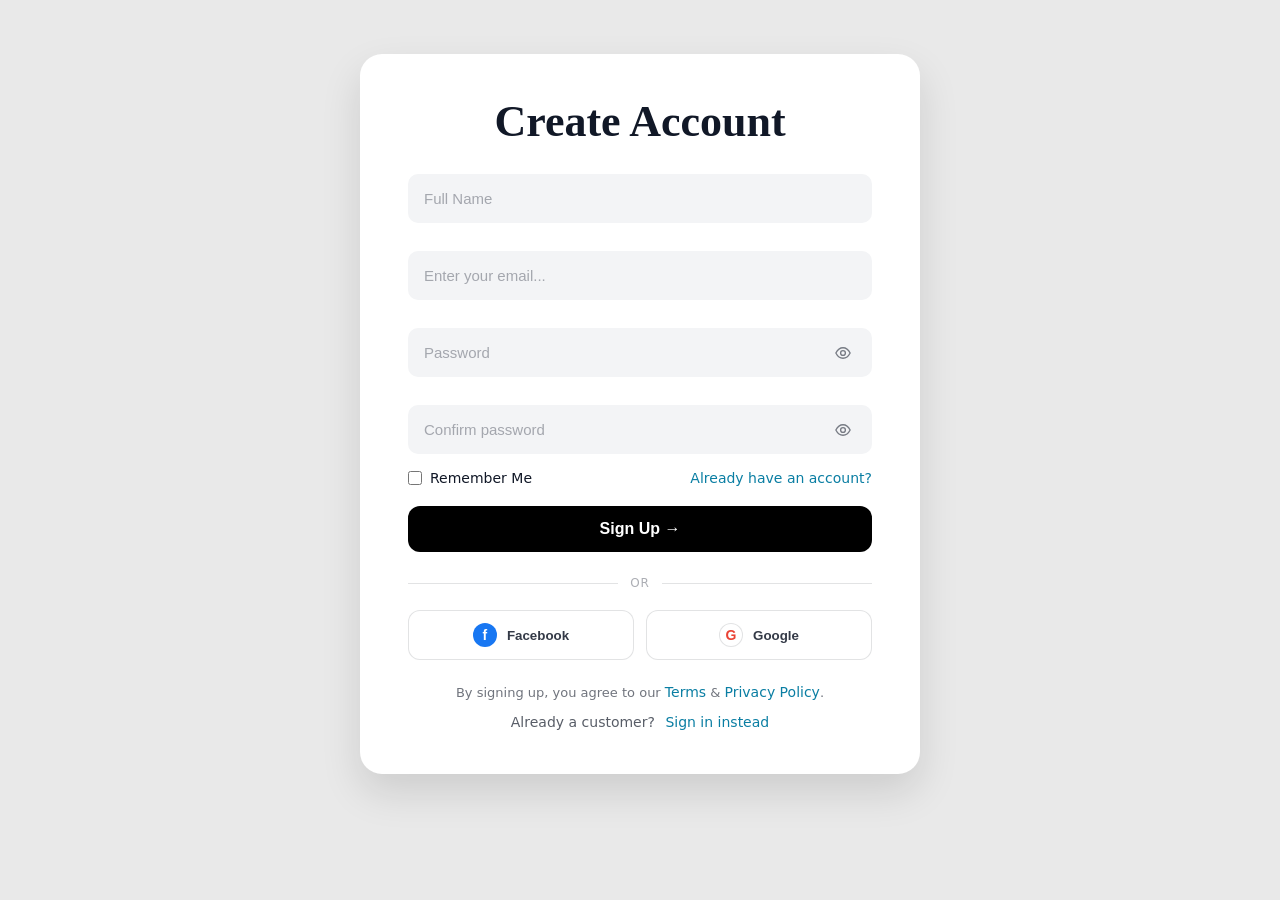
<file: pages/sign-up.html>
<!doctype html>
<html lang="en">
  <head>
    <meta charset="UTF-8" />
    <meta name="viewport" content="width=device-width, initial-scale=1.0" />
    <title>Sign Up</title>
    <link rel="stylesheet" href="../css/style.css" />
    <link rel="stylesheet" href="../css/pages/signup.css" />
  </head>

  <body>
    <main class="auth-page">
      <section class="auth-card" aria-label="Sign up form">
        <h1 class="auth-title">Create Account</h1>

        <form class="auth-form" action="#" method="post" autocomplete="on">
          <div class="field">
            <input
              type="text"
              name="fullName"
              placeholder="Full Name"
              autocomplete="name"
              required
            />
          </div>
          <div class="field email-field mt-14">
            <input
              id="email"
              type="email"
              name="email"
              placeholder="Enter your email..."
              autocomplete="email"
              required
            />
            <p class="field-error" id="emailError" aria-live="polite"></p>
          </div>

          <div class="field password-field">
            <input
              id="password"
              type="password"
              name="password"
              placeholder="Password"
              autocomplete="new-password"
              minlength="6"
              required
            />
            <button
              class="toggle-pass"
              type="button"
              aria-label="Toggle password visibility"
              data-target="#password"
            >
              <!-- eye icon (inline svg) -->
              <svg
                width="18"
                height="18"
                viewBox="0 0 24 24"
                fill="none"
                aria-hidden="true"
              >
                <path
                  d="M2.5 12s3.5-7 9.5-7 9.5 7 9.5 7-3.5 7-9.5 7-9.5-7-9.5-7Z"
                  stroke="currentColor"
                  stroke-width="1.8"
                  stroke-linejoin="round"
                />
                <path
                  d="M12 15.2A3.2 3.2 0 1 0 12 8.8a3.2 3.2 0 0 0 0 6.4Z"
                  stroke="currentColor"
                  stroke-width="1.8"
                />
              </svg>
            </button>
          </div>

          <div class="field password-field mt-14">
            <input
              id="confirmPassword"
              type="password"
              name="confirmPassword"
              placeholder="Confirm password"
              autocomplete="new-password"
              minlength="6"
              required
            />
            <button
              class="toggle-pass"
              type="button"
              aria-label="Toggle confirm password visibility"
              data-target="#confirmPassword"
            >
              <svg
                width="18"
                height="18"
                viewBox="0 0 24 24"
                fill="none"
                aria-hidden="true"
              >
                <path
                  d="M2.5 12s3.5-7 9.5-7 9.5 7 9.5 7-3.5 7-9.5 7-9.5-7-9.5-7Z"
                  stroke="currentColor"
                  stroke-width="1.8"
                  stroke-linejoin="round"
                />
                <path
                  d="M12 15.2A3.2 3.2 0 1 0 12 8.8a3.2 3.2 0 0 0 0 6.4Z"
                  stroke="currentColor"
                  stroke-width="1.8"
                />
              </svg>
            </button>
          </div>

          <div class="auth-row">
            <label class="checkbox">
              <input type="checkbox" name="remember" />
              <span>Remember Me</span>
            </label>

            <a class="auth-link" href="./login.html"
              >Already have an account?</a
            >
          </div>

          <button class="auth-btn" type="submit">
            Sign Up <span aria-hidden="true">→</span>
          </button>

          <div class="auth-divider" aria-hidden="true">
            <span>OR</span>
          </div>

          <div class="social-row" aria-label="Sign up with">
            <button class="social-btn social-btn--facebook" type="button">
              <span class="social-icon social-icon--facebook" aria-hidden="true"
                >f</span
              >
              Facebook
            </button>
            <button class="social-btn social-btn--google" type="button">
              <span class="social-icon social-icon--google" aria-hidden="true"
                >G</span
              >
              Google
            </button>
          </div>

          <p class="auth-hint">
            By signing up, you agree to our
            <a href="#" class="auth-link">Terms</a> &
            <a href="#" class="auth-link">Privacy Policy</a>.
          </p>

          <p class="auth-switch">
            <span>Already a customer?</span>
            <a class="auth-link" href="./login.html">Sign in instead</a>
          </p>
        </form>
      </section>
    </main>

    <script src="../js/pages/sign-up.js" defer></script>
  </body>
</html>
</file>
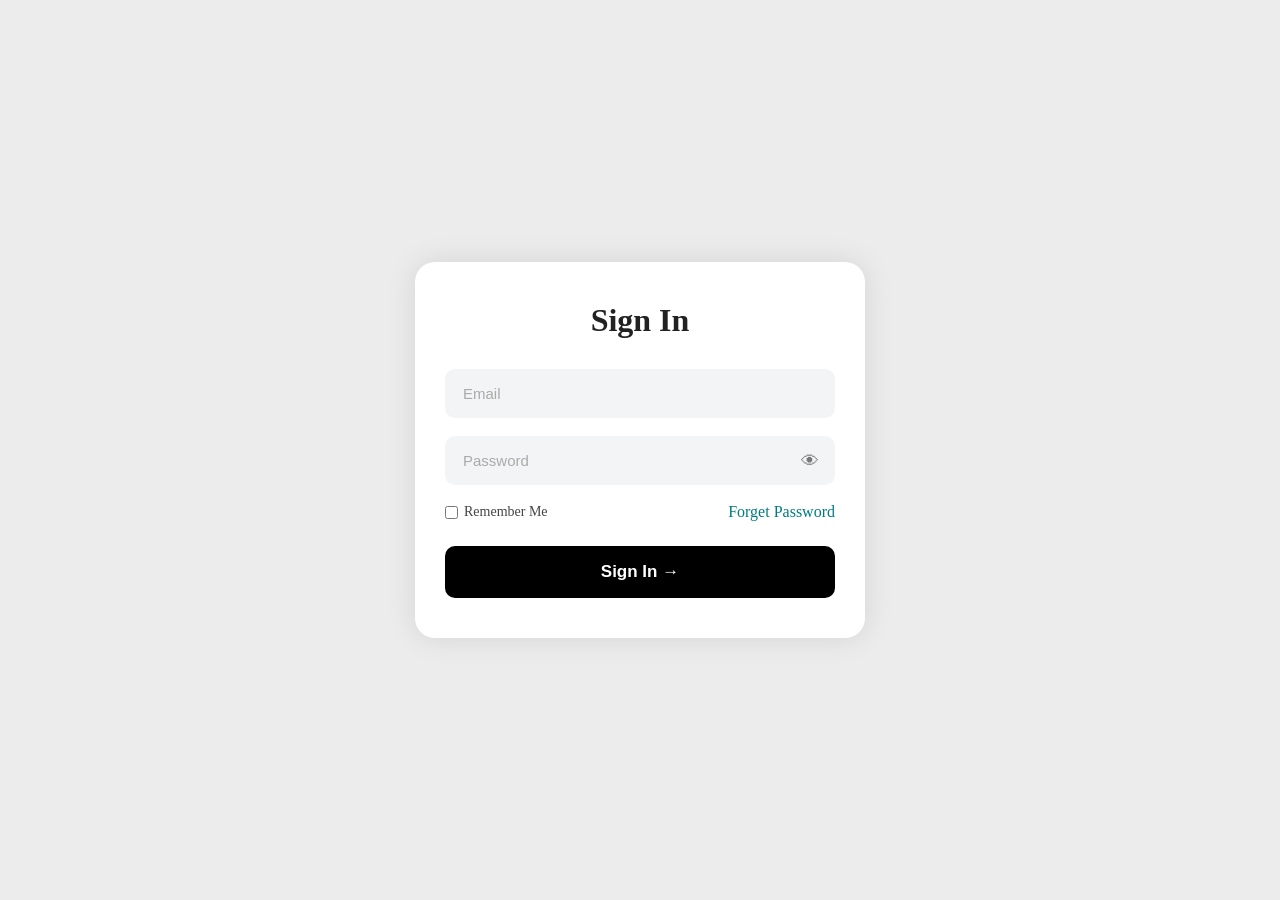
<file: pages/support.html>
<!doctype html>
<html lang="vi">
  <head>
    <meta charset="UTF-8" />
    <meta name="viewport" content="width=device-width, initial-scale=1.0" />
    <title>Support</title>

    <link rel="preconnect" href="https://fonts.googleapis.com" />
    <link rel="preconnect" href="https://fonts.gstatic.com" crossorigin />
    <link
      href="https://fonts.googleapis.com/css2?family=Inter&family=Poppins&display=swap"
      rel="stylesheet"
    />

    <link rel="stylesheet" href="../css/style.css" />
    <link rel="stylesheet" href="../css/pages/support.css" />
  </head>

  <body>
    <div class="topbar">
      <div class="topbar-left">
        <span>Free Shipping On All Orders Over ₫50</span>
      </div>
      <div class="topbar-links">
        <a href="#">Eng</a>
        <a href="#">Faqs</a>
        <a id="loginLink" href="./login.html">Sign In</a>
        <a id="signupLink" href="./sign-up.html">Sign Up</a>
        <a href="#">Need Help</a>
        <a id="logoutBtn" href="#" style="display: none">Logout</a>
      </div>
    </div>
    <header>
      <div class="site-header o-container">
        <div class="header-left">
          <button
            id="mobileMenuBtn"
            class="mobile-menu-btn"
            type="button"
            aria-label="Open menu"
            aria-expanded="false"
            aria-controls="mobileMenuPanel"
          >
            <img src="../assets/icons/burger-menu-icon.svg" alt="" />
          </button>

          <div class="header-logo">
            <a class="header-logo__link" href="../index.html" aria-label="Home">
              <img src="../assets/images/logo.png" alt="logo" />
            </a>
          </div>
        </div>
        <div class="header-wrapper">
          <div class="header-top">
            <form id="headerSearchForm" class="header-search">
              <input
                id="headerSearchInput"
                type="text"
                placeholder="Search here..."
              />
              <button type="submit" class="header-search__btn">
                <img src="../assets/icons/search-icon.svg" />
              </button>
              <div
                id="headerSearchSuggestions"
                class="header-search__suggestions"
                hidden
              ></div>
            </form>

            <div class="header-actions">
              <a
                class="header-action mobile-search-btn"
                href="./search.html"
                aria-label="Search"
              >
                <img src="../assets/icons/search-icon.svg" alt="" />
              </a>

              <a
                id="headerCartBtn"
                href="./cart.html"
                class="header-action header-action--cart"
              >
                <img src="../assets/icons/cart-icon.svg" />
                <span class="header-action__label">Cart </span>
                <span id="headerCartBadge" class="header-action__badge">0</span>
              </a>

              <a
                id="headerWishlistBtn"
                href="./wishlist.html"
                class="header-action header-action--wishlist"
                aria-label="Wishlist"
              >
                <img src="../assets/icons/heart-icon.svg" />
                <span
                  id="headerWishlistBadge"
                  class="header-action__badge header-action__badge--wishlist"
                  style="display: none"
                  >0</span
                >
              </a>

              <div class="header-user" id="headerUser">
                <button
                  class="header-action header-action--user"
                  id="userIcon"
                  type="button"
                  aria-haspopup="menu"
                  aria-expanded="false"
                >
                  <img id="userIconImg" src="../assets/icons/user-icon.svg" />
                </button>

                <div class="user-menu" id="userMenu" hidden>
                  <div class="user-menu__head">
                    <img
                      class="user-menu__avatar"
                      id="userMenuAvatar"
                      src="https://i.pravatar.cc/80?img=32"
                      alt="User avatar"
                    />

                    <div class="user-menu__meta">
                      <div class="user-menu__name" id="userMenuName">
                        Your name
                      </div>
                      <div class="user-menu__email" id="userMenuEmail">
                        yourname@gmail.com
                      </div>
                    </div>
                  </div>

                  <div class="user-menu__divider"></div>

                  <button class="user-menu__item" type="button" id="menuSignIn">
                    <span class="user-menu__icon">↪</span>
                    <span class="user-menu__text">Sign in</span>
                    <span class="user-menu__chev">›</span>
                  </button>
                  <button
                    class="user-menu__item"
                    type="button"
                    id="menuAdminDashboard"
                    hidden
                  >
                    <span class="user-menu__icon">🛠️</span>
                    <span class="user-menu__text">Admin Dashboard</span>
                    <span class="user-menu__chev">›</span>
                  </button>

                  <button
                    class="user-menu__item"
                    type="button"
                    id="menuMyProfile"
                  >
                    <span class="user-menu__icon">👤</span>
                    <span class="user-menu__text">My Profile</span>
                    <span class="user-menu__chev">›</span>
                  </button>

                  <button
                    class="user-menu__item"
                    type="button"
                    id="menuSettings"
                  >
                    <span class="user-menu__icon">⚙</span>
                    <span class="user-menu__text">Settings</span>
                    <span class="user-menu__chev">›</span>
                  </button>

                  <div
                    class="user-menu__item user-menu__item--has-sub"
                    id="menuNotification"
                  >
                    <div class="user-menu__row">
                      <span class="user-menu__icon">🔔</span>
                      <span class="user-menu__text">Notification</span>
                      <span class="user-menu__chev">›</span>
                    </div>

                    <div class="user-menu__sub" id="notificationSubmenu">
                      <button type="button" class="user-menu__subitem">
                        Allow
                      </button>
                      <button type="button" class="user-menu__subitem">
                        Mute
                      </button>
                    </div>
                  </div>

                  <button class="user-menu__item" type="button" id="menuLogout">
                    <span class="user-menu__icon">↩</span>
                    <span class="user-menu__text">Log Out</span>
                  </button>
                </div>
              </div>
            </div>
          </div>

          <nav class="header-nav">
            <ul class="header-nav__list">
              <li><a href="../index.html">Home</a></li>
              <li><a id="navShop" href="#">Shop</a></li>
              <li><a id="navSupport" href="./support.html">Support</a></li>
              <li><a href="#">About</a></li>
            </ul>
          </nav>
        </div>
      </div>
    </header>

    <main class="support-page">
      <div class="o-container">
        <div class="breadcrumb">
          <a href="../index.html">Home</a> &gt; <strong>Support</strong>
        </div>

        <div class="support-layout">
          <aside class="support-card">
            <div class="support-info-block">
              <div class="support-info-head">
                <img src="../assets/icons/phone-icon.svg" aria-hidden="true" />
                <div>Call To Us</div>
              </div>
              <div class="support-info-text">
                We are available 24/7, 7 days a week.
              </div>
              <div class="support-info-meta">Phone: +8801611112222</div>
            </div>

            <div class="support-info-block">
              <div class="support-info-head">
                <img src="../assets/icons/mail-icon.svg" aria-hidden="true" />
                <div>Write To Us</div>
              </div>
              <div class="support-info-text">
                Fill out our form and we will contact you within 24 hours.
              </div>
              <div class="support-info-meta">
                Emails: customer@exclusive.com
              </div>
              <div class="support-info-meta">Emails: support@exclusive.com</div>
            </div>
          </aside>

          <section class="support-card">
            <form class="support-form" id="supportForm" action="#">
              <div class="support-form__row">
                <div class="support-field">
                  <label class="support-label" for="supportName"
                    >Your name *</label
                  >
                  <input
                    class="support-input"
                    id="supportName"
                    type="text"
                    placeholder="Enter name..."
                  />
                </div>
                <div class="support-field">
                  <label class="support-label" for="supportEmail"
                    >Email *</label
                  >
                  <input
                    class="support-input"
                    id="supportEmail"
                    type="email"
                    placeholder="Enter email..."
                  />
                </div>
                <div class="support-field">
                  <label class="support-label" for="supportPhone"
                    >Phone Number *</label
                  >
                  <input
                    class="support-input"
                    id="supportPhone"
                    type="tel"
                    placeholder="Ex: 0912345678"
                  />
                </div>
              </div>
              <textarea
                class="support-textarea"
                id="supportMessage"
                placeholder="Nội dung yêu cầu tối thiểu 50 ký tự..."
              ></textarea>
              <button class="btn support-submit" type="submit">
                Send Message
              </button>
            </form>
          </section>
        </div>
      </div>
    </main>

    <div class="site-footer">
      <div class="o-container">
        <div class="footer-grid">
          <div class="footer-col">
            <div class="footer-col__title">Exclusive</div>
            <div class="footer-col__subtitle">Subscribe</div>
            <div class="footer-text">Get 10% off your first order</div>

            <div class="footer-subscribe" style="margin-top: 14px">
              <div class="footer-subscribe__field">
                <input type="email" placeholder="Enter your email" />
                <button type="button" aria-label="Send">➤</button>
              </div>
            </div>
          </div>

          <div class="footer-col">
            <div class="footer-col__title">Support</div>
            <div class="footer-text">
              111 Bijoy sarani, Dhaka, DH 1515, Bangladesh.
            </div>
            <div class="footer-text" style="margin-top: 10px">
              exclusive@gmail.com
            </div>
            <div class="footer-text" style="margin-top: 10px">
              +88015-88888-9999
            </div>
          </div>

          <div class="footer-col">
            <div class="footer-col__title">Account</div>
            <ul class="footer-list">
              <li><a href="#">My Account</a></li>
              <li><a href="./login.html">Login / Register</a></li>
              <li><a href="./cart.html">Cart</a></li>
              <li><a href="./wishlist.html">Wishlist</a></li>
              <li><a href="#">Shop</a></li>
            </ul>
          </div>

          <div class="footer-col">
            <div class="footer-col__title">Quick Link</div>
            <ul class="footer-list">
              <li><a href="#">Privacy Policy</a></li>
              <li><a href="#">Terms Of Use</a></li>
              <li><a href="#">FAQ</a></li>
              <li><a href="#">Contact</a></li>
            </ul>
          </div>

          <div class="footer-col">
            <div class="footer-col__title">Download App</div>
            <div class="footer-text">Save ₫3 with App New User Only</div>

            <div class="footer-download">
              <div class="footer-download__row">
                <img class="footer-qr" src="../assets/images/QR-code.jpg" />
                <div class="store-badges">
                  <div class="store-badge">
                    <img
                      src="../assets/icons/gg-play-logo.png"
                      alt="gg-play-logo"
                    />
                  </div>
                  <div class="store-badge">
                    <img
                      src="../assets/icons/app-store-logo.png"
                      alt="gg-play-logo"
                    />
                  </div>
                </div>
              </div>

              <div class="footer-social" aria-label="Social links">
                <a href="#" aria-label="Facebook">
                  <img src="../assets/icons/Icon-Facebook.png" alt="icon" />
                </a>
                <a href="#" aria-label="Twitter">
                  <img src="../assets/icons/Icon-Twitter.png" alt="icon" />
                </a>
                <a href="#" aria-label="Instagram">
                  <img src="../assets/icons/icon-instagram.png" alt="icon" />
                </a>
                <a href="#" aria-label="LinkedIn">
                  <img src="../assets/icons/Icon-Linkedin.png" alt="icon" />
                </a>
              </div>
            </div>
          </div>
        </div>

        <div class="footer-bottom">
          © Copyright Rimel 2022. All right reserved
        </div>
      </div>
    </div>

    <script defer src="../js/pages/support.js"></script>
    <script defer src="../js/header.js"></script>
  </body>
</html>
</file>
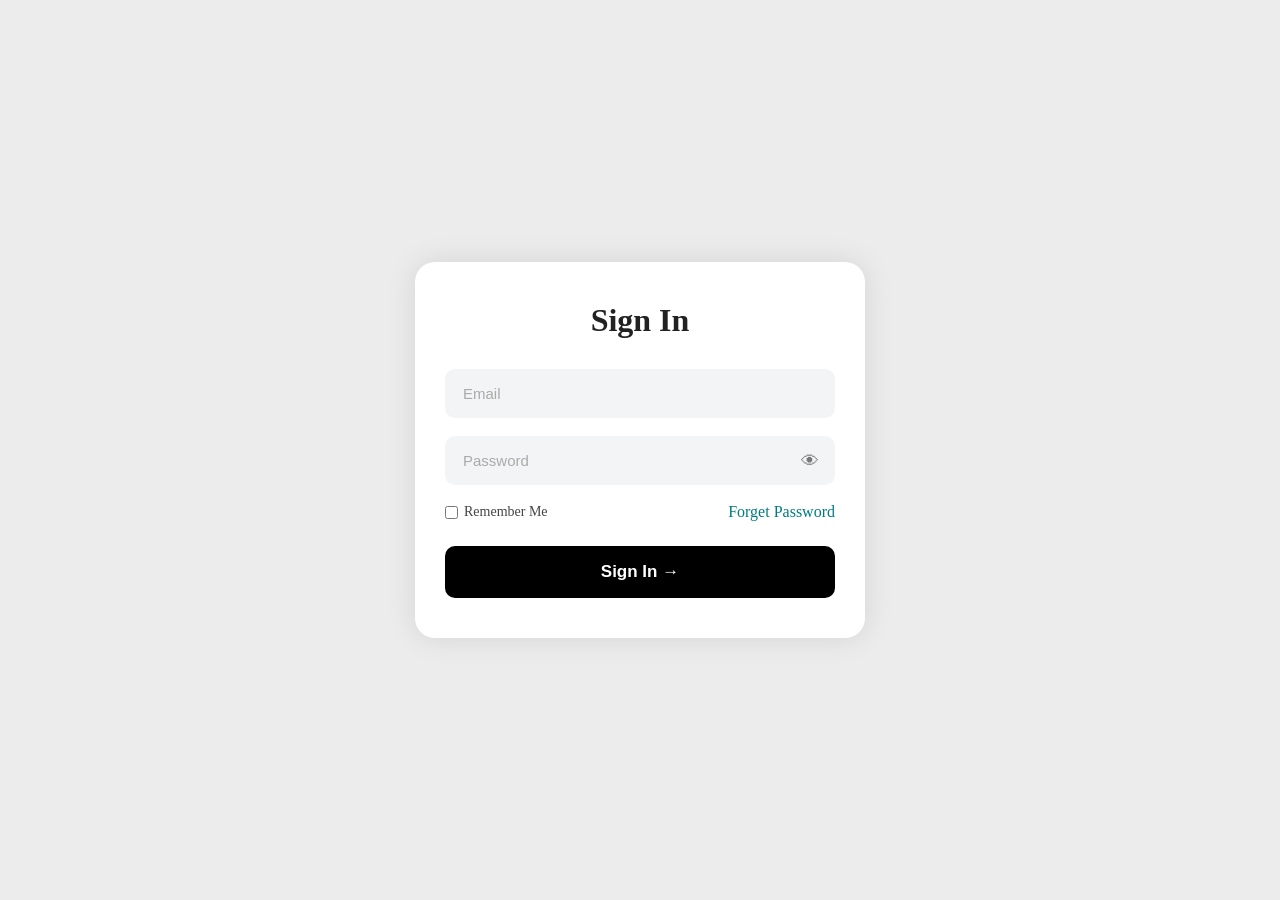
<file: pages/user-profile.html>
<!doctype html>
<html lang="vi">
  <head>
    <meta charset="UTF-8" />
    <meta name="viewport" content="width=device-width, initial-scale=1.0" />
    <title>User Profile</title>
    <link rel="stylesheet" href="../css/style.css" />
    <link rel="stylesheet" href="../css/pages/user-profile.css" />
  </head>

  <body>
    <!-- ================= HEADER ================= -->
    <div class="topbar">
      <div class="topbar-left">
        <span>Free Shipping On All Orders Over ₫50</span>
      </div>
      <div class="topbar-links">
        <a href="#">Eng</a>
        <a href="#">Faqs</a>
        <a id="loginLink" href="./login.html">Sign In</a>
        <a id="signupLink" href="./sign-up.html">Sign Up</a>
        <a href="#">Need Help</a>
        <a id="logoutBtn" href="#" style="display: none">Logout</a>
      </div>
    </div>
    <header>
      <div class="site-header o-container">
        <div class="header-left">
          <button
            id="mobileMenuBtn"
            class="mobile-menu-btn"
            type="button"
            aria-label="Open menu"
            aria-expanded="false"
            aria-controls="mobileMenuPanel"
          >
            <img src="../assets/icons/burger-menu-icon.svg" alt="" />
          </button>

          <div class="header-logo">
            <a class="header-logo__link" href="../index.html" aria-label="Home">
              <img src="../assets/images/logo.png" alt="logo" />
            </a>
          </div>
        </div>
        <div class="header-wrapper">
          <div class="header-top">
            <form id="headerSearchForm" class="header-search">
              <input
                id="headerSearchInput"
                type="text"
                placeholder="Search here..."
              />
              <button type="submit" class="header-search__btn">
                <img src="../assets/icons/search-icon.svg" />
              </button>
              <div
                id="headerSearchSuggestions"
                class="header-search__suggestions"
                hidden
              ></div>
            </form>

            <div class="header-actions">
              <a
                class="header-action mobile-search-btn"
                href="./search.html"
                aria-label="Search"
              >
                <img src="../assets/icons/search-icon.svg" alt="" />
              </a>

              <a
                id="headerCartBtn"
                href="./cart.html"
                class="header-action header-action--cart"
              >
                <img src="../assets/icons/cart-icon.svg" />
                <span class="header-action__label">Cart </span>
                <span id="headerCartBadge" class="header-action__badge">0</span>
              </a>

              <a
                id="headerWishlistBtn"
                href="./wishlist.html"
                class="header-action header-action--wishlist"
                aria-label="Wishlist"
              >
                <img src="../assets/icons/heart-icon.svg" />
                <span
                  id="headerWishlistBadge"
                  class="header-action__badge header-action__badge--wishlist"
                  style="display: none"
                  >0</span
                >
              </a>

              <div class="header-user" id="headerUser">
                <button
                  class="header-action header-action--user"
                  id="userIcon"
                  type="button"
                  aria-haspopup="menu"
                  aria-expanded="false"
                >
                  <img id="userIconImg" src="../assets/icons/user-icon.svg" />
                </button>

                <div class="user-menu" id="userMenu" hidden>
                  <div class="user-menu__head">
                    <img
                      class="user-menu__avatar"
                      id="userMenuAvatar"
                      src="https://i.pravatar.cc/80?img=32"
                      alt="User avatar"
                    />

                    <div class="user-menu__meta">
                      <div class="user-menu__name" id="userMenuName">
                        Your name
                      </div>
                      <div class="user-menu__email" id="userMenuEmail">
                        yourname@gmail.com
                      </div>
                    </div>
                  </div>

                  <div class="user-menu__divider"></div>

                  <button class="user-menu__item" type="button" id="menuSignIn">
                    <span class="user-menu__icon">↪</span>
                    <span class="user-menu__text">Sign in</span>
                    <span class="user-menu__chev">›</span>
                  </button>
                  <button
                    class="user-menu__item"
                    type="button"
                    id="menuAdminDashboard"
                    hidden
                  >
                    <span class="user-menu__icon">🛠️</span>
                    <span class="user-menu__text">Admin Dashboard</span>
                    <span class="user-menu__chev">›</span>
                  </button>

                  <button
                    class="user-menu__item"
                    type="button"
                    id="menuMyProfile"
                  >
                    <span class="user-menu__icon">👤</span>
                    <span class="user-menu__text">My Profile</span>
                    <span class="user-menu__chev">›</span>
                  </button>

                  <button
                    class="user-menu__item"
                    type="button"
                    id="menuSettings"
                  >
                    <span class="user-menu__icon">⚙</span>
                    <span class="user-menu__text">Settings</span>
                    <span class="user-menu__chev">›</span>
                  </button>

                  <div
                    class="user-menu__item user-menu__item--has-sub"
                    id="menuNotification"
                  >
                    <div class="user-menu__row">
                      <span class="user-menu__icon">🔔</span>
                      <span class="user-menu__text">Notification</span>
                      <span class="user-menu__chev">›</span>
                    </div>

                    <div class="user-menu__sub" id="notificationSubmenu">
                      <button type="button" class="user-menu__subitem">
                        Allow
                      </button>
                      <button type="button" class="user-menu__subitem">
                        Mute
                      </button>
                    </div>
                  </div>

                  <button class="user-menu__item" type="button" id="menuLogout">
                    <span class="user-menu__icon">↩</span>
                    <span class="user-menu__text">Log Out</span>
                  </button>
                </div>
              </div>
            </div>
          </div>

          <nav class="header-nav">
            <ul class="header-nav__list">
              <li><a href="../index.html">Home</a></li>
              <li><a href="./cart.html">Cart</a></li>
              <li><a href="./wishlist.html">Wishlist</a></li>
              <li><a id="navSupport" href="./support.html">Support</a></li>
            </ul>
          </nav>
        </div>
      </div>
    </header>
    <main class="profile-page">
      <div class="o-container">
        <div class="profile-card">
          <div class="profile-card__header">
            <div class="profile-top">
              <div class="profile-user">
                <div class="profile-avatar">
                  <img id="avatarPreview" alt="avatar" />
                </div>
                <div>
                  <div id="displayName" class="profile-user__name">User</div>
                  <div id="displayEmail" class="profile-user__role">email</div>
                </div>
              </div>

              <div class="profile-actions">
                <a
                  class="btn profile-btn profile-btn--home"
                  href="../index.html"
                  >🏠 Back to Home</a
                >
                <label
                  class="btn profile-btn profile-btn--upload"
                  for="avatarFile"
                >
                  Upload New Photo
                  <input
                    id="avatarFile"
                    type="file"
                    accept="image/*"
                    style="display: none"
                  />
                </label>
                <button class="btn profile-btn profile-btn--save" id="btnSave">
                  Save
                </button>
              </div>
            </div>
          </div>

          <div class="profile-divider profile-divider--spaced"></div>

          <div class="profile-form">
            <div class="profile-grid profile-grid--2">
              <div class="profile-field">
                <label class="profile-label">First Name</label>
                <input
                  class="profile-input"
                  id="firstName"
                  placeholder="eg. Son"
                />
              </div>
              <div class="profile-field">
                <label class="profile-label">Last Name</label>
                <input
                  class="profile-input"
                  id="lastName"
                  placeholder="eg. Deptrai"
                />
              </div>

              <div class="profile-field profile-field--full">
                <label class="profile-label">User Name</label>
                <input
                  class="profile-input"
                  id="username"
                  placeholder="eg. sondep***"
                />
              </div>

              <div class="profile-field">
                <label class="profile-label">Email</label>
                <input class="profile-input" id="email" disabled />
              </div>

              <div class="profile-field">
                <label class="profile-label">Phone Number</label>
                <input
                  class="profile-input"
                  id="phone"
                  placeholder="eg. 09xxxxxxxx"
                />
              </div>
            </div>
          </div>

          <p class="note">Thông tin được lưu vào localStorage (demo).</p>
        </div>
      </div>
    </main>

    <script>
      const USERS_KEY = "users";
      const CURRENT_USER_KEY = "user";

      function getUsers() {
        return JSON.parse(localStorage.getItem(USERS_KEY)) || [];
      }
      function saveUsers(users) {
        localStorage.setItem(USERS_KEY, JSON.stringify(users));
      }
      function getCurrentUser() {
        return JSON.parse(localStorage.getItem(CURRENT_USER_KEY));
      }
      function saveCurrentUser(u) {
        localStorage.setItem(CURRENT_USER_KEY, JSON.stringify(u));
      }

      function ensureProfile(u) {
        if (!u.profile) u.profile = {};
        u.profile.firstName ??= "";
        u.profile.lastName ??= "";
        u.profile.username ??= u.name || "";
        u.profile.phone ??= "";
        u.profile.avatar ??= "https://i.pravatar.cc/120?img=32";
        return u;
      }

      const u = getCurrentUser();
      if (!u) {
        alert("Bạn cần đăng nhập!");
        window.location.href = "login.html";
      }

      let current = ensureProfile(u);

      const avatarPreview = document.getElementById("avatarPreview");
      const displayName = document.getElementById("displayName");
      const displayEmail = document.getElementById("displayEmail");

      function render() {
        avatarPreview.src = current.profile.avatar;
        displayName.textContent =
          (current.profile.firstName || current.name || "User") +
          " " +
          (current.profile.lastName || "");
        displayEmail.textContent = current.email || "";

        document.getElementById("firstName").value =
          current.profile.firstName || "";
        document.getElementById("lastName").value =
          current.profile.lastName || "";
        document.getElementById("username").value =
          current.profile.username || "";
        document.getElementById("phone").value = current.profile.phone || "";
        document.getElementById("email").value = current.email || "";
      }

      // upload avatar -> base64
      document
        .getElementById("avatarFile")
        .addEventListener("change", function () {
          const file = this.files?.[0];
          if (!file) return;
          const reader = new FileReader();
          reader.onload = () => {
            current.profile.avatar = reader.result;
            avatarPreview.src = current.profile.avatar;
          };
          reader.readAsDataURL(file);
        });

      document.getElementById("btnSave").addEventListener("click", () => {
        current.profile.firstName = document
          .getElementById("firstName")
          .value.trim();
        current.profile.lastName = document
          .getElementById("lastName")
          .value.trim();
        current.profile.username = document
          .getElementById("username")
          .value.trim();
        current.profile.phone = document.getElementById("phone").value.trim();

        const fullName =
          `${current.profile.firstName} ${current.profile.lastName}`.trim();
        current.name = fullName || current.profile.username || current.name;
        current.username = current.profile.username || current.username;

        
        const users = getUsers();
        const idx = users.findIndex((x) => x.id === current.id);
        if (idx !== -1) users[idx] = current;
        saveUsers(users);

        
        saveCurrentUser(current);

        render();
        alert("Cập nhật thông tin thành công ✅");
      });

      render();
    </script>

    <!-- ================= FOOTER ================= -->
    <div class="site-footer">
      <div class="o-container">
        <div class="footer-grid">
          <div class="footer-col">
            <div class="footer-col__title">Exclusive</div>
            <div class="footer-col__subtitle">Subscribe</div>
            <div class="footer-text">Get 10% off your first order</div>

            <div class="footer-subscribe" style="margin-top: 14px">
              <div class="footer-subscribe__field">
                <input type="email" placeholder="Enter your email" />
                <button type="button" aria-label="Send">➤</button>
              </div>
            </div>
          </div>

          <div class="footer-col">
            <div class="footer-col__title">Support</div>
            <div class="footer-text">
              111 Bijoy sarani, Dhaka, DH 1515, Bangladesh.
            </div>
            <div class="footer-text" style="margin-top: 10px">
              exclusive@gmail.com
            </div>
            <div class="footer-text" style="margin-top: 10px">
              +88015-88888-9999
            </div>
          </div>

          <div class="footer-col">
            <div class="footer-col__title">Account</div>
            <ul class="footer-list">
              <li><a href="./user-profile.html">My Account</a></li>
              <li><a href="./login.html">Login / Register</a></li>
              <li><a href="./cart.html">Cart</a></li>
              <li><a href="./wishlist.html">Wishlist</a></li>
              <li><a href="#">Shop</a></li>
            </ul>
          </div>

          <div class="footer-col">
            <div class="footer-col__title">Quick Link</div>
            <ul class="footer-list">
              <li><a href="#">Privacy Policy</a></li>
              <li><a href="#">Terms Of Use</a></li>
              <li><a href="#">FAQ</a></li>
              <li><a href="#">Contact</a></li>
            </ul>
          </div>

          <div class="footer-col">
            <div class="footer-col__title">Download App</div>
            <div class="footer-text">Save ₫3 with App New User Only</div>

            <div class="footer-download">
              <div class="footer-download__row">
                <img class="footer-qr" src="../assets/images/QR-code.jpg" />
                <div class="store-badges">
                  <div class="store-badge">
                    <img
                      src="../assets/icons/gg-play-logo.png"
                      alt="gg-play-logo"
                    />
                  </div>
                  <div class="store-badge">
                    <img
                      src="../assets/icons/app-store-logo.png"
                      alt="gg-play-logo"
                    />
                  </div>
                </div>
              </div>

              <div class="footer-social" aria-label="Social links">
                <a href="#" aria-label="Facebook">
                  <img src="../assets/icons/Icon-Facebook.png" alt="icon" />
                </a>
                <a href="#" aria-label="Twitter">
                  <img src="../assets/icons/Icon-Twitter.png" alt="icon" />
                </a>
                <a href="#" aria-label="Instagram">
                  <img src="../assets/icons/icon-instagram.png" alt="icon" />
                </a>
                <a href="#" aria-label="LinkedIn">
                  <img src="../assets/icons/Icon-Linkedin.png" alt="icon" />
                </a>
              </div>
            </div>
          </div>
        </div>

        <div class="footer-bottom">
          © Copyright Rimel 2022. All right reserved
        </div>
      </div>
    </div>

    <script defer src="../js/header.js"></script>
  </body>
</html>
</file>
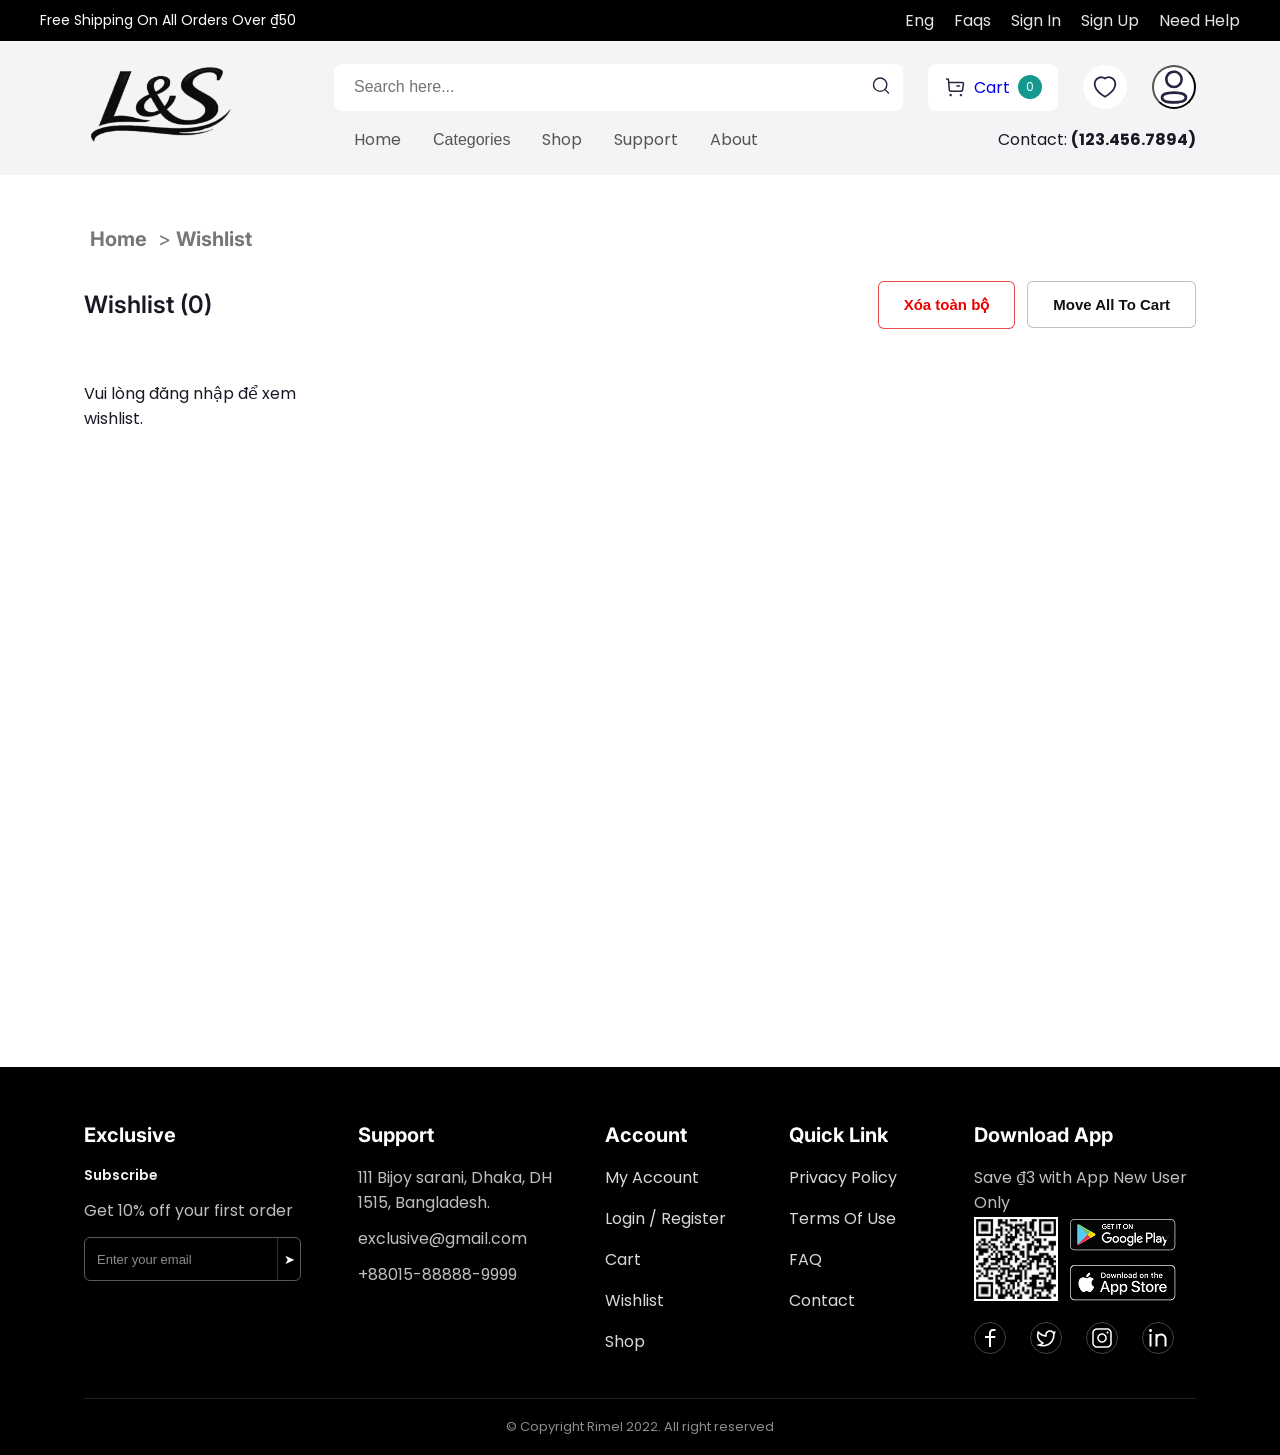
<file: pages/wishlist.html>
<!doctype html>
<html lang="vi">
  <head>
    <meta charset="UTF-8" />
    <meta name="viewport" content="width=device-width, initial-scale=1.0" />
    <title>Wishlist</title>

    <link rel="preconnect" href="https://fonts.googleapis.com" />
    <link rel="preconnect" href="https://fonts.gstatic.com" crossorigin />
    <link
      href="https://fonts.googleapis.com/css2?family=Inter&family=Poppins&display=swap"
      rel="stylesheet"
    />
    <link rel="stylesheet" href="../css/style.css" />
    <link rel="stylesheet" href="../css/pages/wishlist.css" />
  </head>

  <body>
    <div class="topbar">
      <div class="topbar-left">
        <span>Free Shipping On All Orders Over ₫50</span>
      </div>
      <div class="topbar-links">
        <a href="#">Eng</a>
        <a href="#">Faqs</a>
        <a id="loginLink" href="login.html">Sign In</a>
        <a id="signupLink" href="sign-up.html">Sign Up</a>
        <a href="#">Need Help</a>
        <a id="logoutBtn" href="#" style="display: none">Logout</a>
      </div>
    </div>
    <header>
      <div class="site-header o-container">
        <div class="header-left">
          <button
            id="mobileMenuBtn"
            class="mobile-menu-btn"
            type="button"
            aria-label="Open menu"
            aria-expanded="false"
            aria-controls="mobileMenuPanel"
          >
            <img src="../assets/icons/burger-menu-icon.svg" alt="" />
          </button>

          <div class="header-logo">
            <a class="header-logo__link" href="../index.html" aria-label="Home">
              <img src="../assets/images/logo.png" alt="logo" />
            </a>
          </div>
        </div>
        <div class="header-wrapper">
          <div class="header-top">
            <form id="headerSearchForm" class="header-search">
              <input
                id="headerSearchInput"
                type="text"
                placeholder="Search here..."
              />
              <button type="submit" class="header-search__btn">
                <img src="../assets/icons/search-icon.svg" />
              </button>
              <div
                id="headerSearchSuggestions"
                class="header-search__suggestions"
                hidden
              ></div>
            </form>

            <div class="header-actions">
              <a
                class="header-action mobile-search-btn"
                href="search.html"
                aria-label="Search"
              >
                <img src="../assets/icons/search-icon.svg" alt="" />
              </a>

              <a
                id="headerCartBtn"
                href="cart.html"
                class="header-action header-action--cart"
              >
                <img src="../assets/icons/cart-icon.svg" />
                <span class="header-action__label">Cart </span>
                <span id="headerCartBadge" class="header-action__badge">0</span>
              </a>

              <a
                id="headerWishlistBtn"
                href="wishlist.html"
                class="header-action header-action--wishlist"
                aria-label="Wishlist"
              >
                <img src="../assets/icons/heart-icon.svg" />
                <span
                  id="headerWishlistBadge"
                  class="header-action__badge header-action__badge--wishlist"
                  style="display: none"
                  >0</span
                >
              </a>

              <div class="header-user" id="headerUser">
                <button
                  class="header-action header-action--user"
                  id="userIcon"
                  type="button"
                  aria-haspopup="menu"
                  aria-expanded="false"
                >
                  <img id="userIconImg" src="../assets/icons/user-icon.svg" />
                </button>

                <div class="user-menu" id="userMenu" hidden>
                  <div class="user-menu__head">
                    <img
                      class="user-menu__avatar"
                      id="userMenuAvatar"
                      src="https://i.pravatar.cc/80?img=32"
                      alt="User avatar"
                    />

                    <div class="user-menu__meta">
                      <div class="user-menu__name" id="userMenuName">
                        Your name
                      </div>
                      <div class="user-menu__email" id="userMenuEmail">
                        yourname@gmail.com
                      </div>
                    </div>
                  </div>

                  <div class="user-menu__divider"></div>

                  <button class="user-menu__item" type="button" id="menuSignIn">
                    <span class="user-menu__icon">↪</span>
                    <span class="user-menu__text">Sign in</span>
                    <span class="user-menu__chev">›</span>
                  </button>
                  <button
                    class="user-menu__item"
                    type="button"
                    id="menuAdminDashboard"
                    hidden
                  >
                    <span class="user-menu__icon">🛠️</span>
                    <span class="user-menu__text">Admin Dashboard</span>
                    <span class="user-menu__chev">›</span>
                  </button>

                  <button
                    class="user-menu__item"
                    type="button"
                    id="menuMyProfile"
                  >
                    <span class="user-menu__icon">👤</span>
                    <span class="user-menu__text">My Profile</span>
                    <span class="user-menu__chev">›</span>
                  </button>

                  <button
                    class="user-menu__item"
                    type="button"
                    id="menuSettings"
                  >
                    <span class="user-menu__icon">⚙</span>
                    <span class="user-menu__text">Settings</span>
                    <span class="user-menu__chev">›</span>
                  </button>

                  <div
                    class="user-menu__item user-menu__item--has-sub"
                    id="menuNotification"
                  >
                    <div class="user-menu__row">
                      <span class="user-menu__icon">🔔</span>
                      <span class="user-menu__text">Notification</span>
                      <span class="user-menu__chev">›</span>
                    </div>

                    <div class="user-menu__sub" id="notificationSubmenu">
                      <button type="button" class="user-menu__subitem">
                        Allow
                      </button>
                      <button type="button" class="user-menu__subitem">
                        Mute
                      </button>
                    </div>
                  </div>

                  <button class="user-menu__item" type="button" id="menuLogout">
                    <span class="user-menu__icon">↩</span>
                    <span class="user-menu__text">Log Out</span>
                    <span class="user-menu__chev">›</span>
                  </button>
                </div>
              </div>
            </div>
          </div>
          <nav class="header-nav">
            <ul class="header-nav__list">
              <li><a href="../index.html">Home</a></li>

              <li class="header-nav__item header-nav__item--categories">
                <button
                  id="categoriesBtn"
                  class="header-nav__link header-nav__categories-btn"
                  type="button"
                  aria-haspopup="true"
                  aria-expanded="false"
                >
                  Categories
                </button>

                <div
                  id="categoriesDropdown"
                  class="header-nav__dropdown"
                  hidden
                >
                  <ul id="menu" class="menu-list">
                    <li data-category="" class="menu-list-item is-active">
                      All
                    </li>
                    <li data-category="Fashion Women" class="menu-list-item">
                      Woman’s Fashion
                    </li>
                    <li data-category="Fashion Men" class="menu-list-item">
                      Men’s Fashion
                    </li>
                    <li data-category="Electronics" class="menu-list-item">
                      Electronics
                    </li>
                    <li data-category="Home" class="menu-list-item">
                      Home & Lifestyle
                    </li>
                    <li data-category="Beauty" class="menu-list-item">
                      Health & Beauty
                    </li>
                  </ul>
                </div>
              </li>

              <li><a id="navShop" href="#">Shop</a></li>

              <li><a id="navSupport" href="./support.html">Support</a></li>

              <li><a href="#">About</a></li>
            </ul>

            <div class="header-contact">
              Contact: <strong>(123.456.7894)</strong>
            </div>
          </nav>
        </div>

        <div id="mobileMenuOverlay" class="mobile-menu__overlay" hidden></div>
        <aside id="mobileMenuPanel" class="mobile-menu" hidden>
          <div class="mobile-menu__header">
            <div class="mobile-menu__title">Categories</div>
            <button
              id="mobileMenuCloseBtn"
              class="mobile-menu__close"
              type="button"
              aria-label="Close menu"
            >
              ×
            </button>
          </div>

          <ul id="mobileMenu" class="menu-list">
            <li data-category="" class="menu-list-item is-active">All</li>
            <li data-category="Fashion Women" class="menu-list-item">
              Woman’s Fashion
            </li>
            <li data-category="Fashion Men" class="menu-list-item">
              Men’s Fashion
            </li>
            <li data-category="Electronics" class="menu-list-item">
              Electronics
            </li>
            <li data-category="Home" class="menu-list-item">
              Home & Lifestyle
            </li>
            <li data-category="Beauty" class="menu-list-item">
              Health & Beauty
            </li>
          </ul>
        </aside>
      </div>
    </header>

    <main class="o-container wishlist-page">
      <div class="breadcrumb">
        <a href="../index.html">Home</a> &gt; <strong>Wishlist</strong>
      </div>

      <div class="wishlist-toolbar">
        <h2 class="wishlist-title">
          Wishlist (<span id="totalCount">0</span>)
        </h2>

        <div class="wishlist-actions">
          <button
            class="btn btn-outline"
            type="button"
            onclick="clearWishlist()"
          >
            Xóa toàn bộ
          </button>
          <button class="btn" type="button" onclick="moveAllToCart()">
            Move All To Cart
          </button>
        </div>
      </div>

      <div id="wishlistList" class="o-grid-products wishlist-track"></div>
    </main>

    <div class="site-footer">
      <div class="o-container">
        <div class="footer-grid">
          <div class="footer-col">
            <div class="footer-col__title">Exclusive</div>
            <div class="footer-col__subtitle">Subscribe</div>
            <div class="footer-text">Get 10% off your first order</div>

            <div class="footer-subscribe" style="margin-top: 14px">
              <div class="footer-subscribe__field">
                <input type="email" placeholder="Enter your email" />
                <button type="button" aria-label="Send">➤</button>
              </div>
            </div>
          </div>

          <div class="footer-col">
            <div class="footer-col__title">Support</div>
            <div class="footer-text">
              111 Bijoy sarani, Dhaka, DH 1515, Bangladesh.
            </div>
            <div class="footer-text" style="margin-top: 10px">
              exclusive@gmail.com
            </div>
            <div class="footer-text" style="margin-top: 10px">
              +88015-88888-9999
            </div>
          </div>

          <div class="footer-col">
            <div class="footer-col__title">Account</div>
            <ul class="footer-list">
              <li><a href="#">My Account</a></li>
              <li><a href="#">Login / Register</a></li>
              <li><a href="#">Cart</a></li>
              <li><a href="#">Wishlist</a></li>
              <li><a href="#">Shop</a></li>
            </ul>
          </div>

          <div class="footer-col">
            <div class="footer-col__title">Quick Link</div>
            <ul class="footer-list">
              <li><a href="#">Privacy Policy</a></li>
              <li><a href="#">Terms Of Use</a></li>
              <li><a href="#">FAQ</a></li>
              <li><a href="#">Contact</a></li>
            </ul>
          </div>

          <div class="footer-col">
            <div class="footer-col__title">Download App</div>
            <div class="footer-text">Save ₫3 with App New User Only</div>

            <div class="footer-download">
              <div class="footer-download__row">
                <img class="footer-qr" src="../assets/images/QR-code.jpg" />
                <div class="store-badges">
                  <div class="store-badge">
                    <img
                      src="../assets/icons/gg-play-logo.png"
                      alt="gg-play-logo"
                    />
                  </div>
                  <div class="store-badge">
                    <img
                      src="../assets/icons/app-store-logo.png"
                      alt="gg-play-logo"
                    />
                  </div>
                </div>
              </div>

              <div class="footer-social" aria-label="Social links">
                <a href="#" aria-label="Facebook">
                  <img src="../assets/icons/Icon-Facebook.png" alt="icon" />
                </a>
                <a href="#" aria-label="Twitter">
                  <img src="../assets/icons/Icon-Twitter.png" alt="icon" />
                </a>
                <a href="#" aria-label="Instagram">
                  <img src="../assets/icons/icon-instagram.png" alt="icon" />
                </a>
                <a href="#" aria-label="LinkedIn">
                  <img src="../assets/icons/Icon-Linkedin.png" alt="icon" />
                </a>
              </div>
            </div>
          </div>
        </div>

        <div class="footer-bottom">
          © Copyright Rimel 2022. All right reserved
        </div>
      </div>
    </div>

    <script defer src="../js/header.js"></script>
    <script defer src="../js/script.js"></script>
    <script defer src="../js/pages/wishlist.js"></script>
  </body>
</html>
</file>
<file: css/style.css>
@import url("./base.css");
@import url("./layout.css");
@import url("./components.css");
@import url("./responsive.css");
</file>
<file: css/pages/cart.css>
body {
  font-family: "Poppins", sans-serif;
  background: #f5f6fa;
  display: block;
}

.cart-container {
  max-width: 900px;
  margin: 60px auto;
  background: #fff;
  border-radius: 16px;
  padding: 30px;
  box-shadow: 0 10px 30px rgba(0, 0, 0, 0.08);
}

h2 {
  margin-bottom: 25px;
  font-family: "Poppins", sans-serif;
}
.btn-danger {
  font-size: 16px;
}
.cart-item {
  display: flex;
  align-items: center;
  gap: 20px;
  padding: 15px 0;
  border-bottom: 1px solid #eee;
}

.cart-item img {
  width: 90px;
  height: 90px;
  object-fit: cover;
  border-radius: 12px;
}

.cart-info {
  flex: 1;
}

.cart-info h4 {
  margin: 0 0 5px;
}

.cart-info span {
  color: #e74c3c;
  font-weight: 600;
}

.qty-box {
  display: flex;
  align-items: center;
  gap: 10px;
}

.qty-box button {
  width: 32px;
  height: 32px;
  border-radius: 50%;
  border: none;
  cursor: pointer;
  background: #eee;
  font-size: 18px;
}

.qty-box span {
  min-width: 20px;
  text-align: center;
}

.remove-btn {
  border: none;
  background: transparent;
  color: red;
  cursor: pointer;
  font-size: 18px;
}

.cart-summary {
  display: flex;
  justify-content: space-between;
  font-size: 20px;
  margin-top: 25px;
}

.cart-actions {
  display: flex;
  justify-content: space-between;
  margin-top: 25px;
}

.cart-actions-right {
  display: flex;
  align-items: center;
  gap: 12px;
}

.btn-outline {
  border: 1px solid #333;
  padding: 10px 18px;
  border-radius: 8px;
  text-decoration: none;
  color: #333;
}

.btn-checkout {
  background: #e74c3c;
  color: #fff;
  border: none;
  padding: 10px 18px;
  border-radius: 8px;
  text-decoration: none;
}

.btn-danger {
  background: #e74c3c;
  color: #fff;
  border: none;
  padding: 10px 18px;
  border-radius: 8px;
  cursor: pointer;
}
</file>
<file: css/pages/category.css>
body {
  font-family: "Poppins", sans-serif;
  background: #fff;
}

.category-page {
  margin-top: var(--space-lg);
  margin-bottom: var(--space-xl);
  min-height: 700px;
}

#categoryTitle {
  margin-bottom: var(--space-lg);
}

.category-select {
  width: 100%;
  max-width: 360px;
  height: 48px;
  border: 1px solid rgba(0, 0, 0, 0.18);
  border-radius: 10px;
  background: #fff;
  padding: 0 14px;
  font-family: var(--font-title);
  font-size: 18px;
  color: #111;
  outline: none;
}

.category-select:focus {
  border-color: rgba(0, 0, 0, 0.35);
}

.category-select-wrap {
  display: flex;
  align-items: center;
  justify-content: space-between;
  gap: var(--space-md);
  flex-wrap: wrap;
}

.no-product-messege {
  display: none;
}

.footer-subscribe {
  margin-top: 14px;
}

.footer-col .footer-text + .footer-text {
  margin-top: 10px;
}

#logoutBtn {
  display: none;
}

#headerWishlistBadge {
  display: none;
}
</file>
<file: css/pages/checkout.css>
.checkout-page {
  padding: var(--space-xl-plus) 0;
}

.checkout-layout {
  display: grid;
  grid-template-columns: 1.1fr 0.9fr;
  gap: var(--space-xl-plus);
  align-items: start;
}

.checkout-title {
  font-size: 36px;
  font-weight: 700;
  margin-bottom: var(--space-lg);
}

.checkout-form {
  display: grid;
  gap: var(--space-unit);
}

.checkout-field {
  display: grid;
  gap: 10px;
}

.checkout-field label {
  font-size: 14px;
  color: #666;
}

.is-required {
  color: #e00;
}

.checkout-field input {
  height: 45px;
  border-radius: 6px;
  border: 1px solid #eee;
  background: #f6f6f6;
  padding: 0 16px;
  outline: none;
}

.checkout-field input:focus {
  background: #fff;
  border-color: #ccc;
}

.checkout-checkbox {
  margin-top: var(--space-md);
  display: flex;
  align-items: center;
  gap: 12px;
  font-size: 14px;
  color: #444;
  cursor: pointer;
}

.checkout-checkbox input {
  width: 18px;
  height: 18px;
  accent-color: var(--color-btn-bg);
  cursor: pointer;
}

.checkout-save {
  margin-top: var(--space-md);
  display: flex;
  align-items: center;
  gap: 12px;
  font-size: 14px;
  color: #444;
}

.checkout-save input {
  width: 18px;
  height: 18px;
  accent-color: var(--color-btn-bg);
}

.checkout-summary {
  display: grid;
  gap: var(--space-lg);
}

.summary-products {
  display: grid;
  gap: var(--space-md);
}

.summary-items {
  display: grid;
  gap: var(--space-md);
}

.summary-item {
  display: flex;
  align-items: center;
  justify-content: space-between;
  gap: 16px;
}

.summary-item__left {
  display: flex;
  align-items: center;
  gap: 14px;
  min-width: 0;
}

.summary-item__img {
  width: 52px;
  height: 52px;
  object-fit: cover;
  border-radius: 6px;
  background: #f6f6f6;
  border: 1px solid rgba(0, 0, 0, 0.06);
}

.summary-item__name {
  font-size: var(--text-base-size);
  font-weight: 700;
  color: #222;
  white-space: nowrap;
  overflow: hidden;
  text-overflow: ellipsis;
}

.summary-item__qty {
  font-size: 12px;
  color: #777;
  margin-left: 8px;
  white-space: nowrap;
}

.summary-item__price {
  font-size: 14px;
  font-weight: 600;
  color: #222;
}

.summary-empty {
  padding: 12px 0;
  color: #666;
  font-size: 14px;
}

.summary-totals {
  display: grid;
  gap: 12px;
}

.summary-row {
  display: flex;
  align-items: center;
  justify-content: space-between;
  font-size: 14px;
}

.summary-row__label,
.summary-row__value {
  color: #222;
}

.summary-row--strong {
  font-weight: 700;
}

.summary-row--total {
  font-weight: 700;
  font-size: 16px;
  padding-top: 8px;
  border-top: 1px solid #eee;
  margin-top: 8px;
}

.summary-divider {
  height: 1px;
  background: #ddd;
  width: 100%;
}

.summary-payment {
  display: grid;
  gap: 14px;
}

.summary-payments {
  display: grid;
  gap: 14px;
}

.payment-option {
  display: flex;
  align-items: center;
  gap: 12px;
  font-size: 14px;
  color: #222;
}

.payment-option input {
  width: 16px;
  height: 16px;
  accent-color: #111;
}

.payment-option__label {
  flex: 1;
}

.payment-cards {
  font-size: 12px;
  color: #999;
}

.summary-coupon {
  display: grid;
  grid-template-columns: 1fr auto;
  gap: 14px;
}

.summary-coupon__input {
  height: 52px;
  border-radius: 6px;
  border: 1px solid #ddd;
  padding: 0 16px;
  outline: none;
}

.summary-coupon__btn {
  height: 52px;
  border-radius: 6px;
  padding: 0 24px;
  white-space: nowrap;
}

.summary-place-order {
  width: 220px;
  height: 52px;
  border-radius: 6px;
}

@media (max-width: 1024px) {
  .checkout-layout {
    grid-template-columns: 1fr;
  }

  .checkout-title {
    font-size: 28px;
  }

  .summary-place-order {
    width: 100%;
  }
}
.summary-item__meta {
  display: flex;
  flex-direction: column;
  gap: 4px;
  min-width: 0;
}
.summary-item__qty {
  font-size: 12px;
  color: #999;
}
.summary-empty {
  border: 1px dashed #ddd;
  border-radius: 10px;
  padding: 16px;
  background: #fafafa;
}
.summary-empty__text {
  margin: 0 0 12px;
  color: #444;
  font-size: 14px;
}
.summary-empty__btn {
  height: 44px;
  border-radius: 6px;
  padding: 0 18px;
  display: inline-flex;
  align-items: center;
  justify-content: center;
}
</file>
<file: css/pages/login.css>
* {
  margin: 0;
  padding: 0;
  box-sizing: border-box;
}

:root {
  --bg: #e9e9e9;
  --card: #ffffff;
  --muted: #f3f4f6;
  --text: #111827;
  --sub: rgba(17, 24, 39, 0.6);
  --brand: #000; 
  --brand-hover: rgba(0, 0, 0, 0.75);
  --radius-xl: 22px;
  --radius-md: 10px;
}
/* PAGE CENTERING */

.signin-container {
  min-height: 100vh;
  display: flex;
  justify-content: center;
  align-items: center;
  background: #ececec;
  padding: 20px;
}

/* FORM BOX */
.signin {
  background: #fff;
  width: 450px;
  padding: 40px 30px;
  border-radius: 20px;
  box-shadow: 0 0 30px rgba(0, 0, 0, 0.1);
}

.signin-title {
  text-align: center;
  margin-bottom: 30px;
  font-size: 32px;
  color: #222;
  font-weight: 700;
}

/* INPUT GROUP */
.signin-group {
  margin-bottom: 18px;
  position: relative;
}

.signin-input {
  width: 100%;
  padding: 16px 18px;
  font-size: 15px;
  border-radius: 10px;
  border: none;
  background: #f2f4f5;
  outline: none;
  color: #333;
}

.signin-input::placeholder {
  color: #aaa;
  font-weight: 400;
}

/* Eye Icon */
.signin-group--icon .signin-eye {
  position: absolute;
  right: 16px;
  top: 50%;
  transform: translateY(-50%);
  cursor: pointer;
  color: #777;
  font-size: 18px;
}

/* Remember Me + Forget */
.signin-options {
  display: flex;
  justify-content: space-between;
  align-items: center;
  margin-bottom: 25px;
  font-size: 14px;
}

.signin-remember {
  display: flex;
  align-items: center;
  gap: 6px;
  color: #444;
}

.signin-forgot {
  color: #007b83;
  text-decoration: none;
}

/* Sign In button */
.signin-btn {
  width: 100%;
  padding: 16px;
  background: var(--brand);
  color: #fff;
  font-size: 17px;
  font-weight: 600;
  border-radius: 10px;
  border: none;
  cursor: pointer;
}

.signin-btn:hover {
  background: var(--brand-hover);
}
</file>
<file: css/pages/search.css>
@import "../base.css";

.search-page {
  margin-top: var(--space-xl);
  margin-bottom: var(--space-5xl);
  min-height: 700px;
}

.search-filter {
  width: 100%;
  padding-bottom: var(--space-md);
  border-bottom: 1px solid #e5e7eb;
  margin-bottom: var(--space-lg);
}

.search-filter__header {
  display: flex;
  align-items: center;
  gap: 10px;
  margin-bottom: var(--space-md);
}

.search-filter__icon {
  width: 18px;
  height: 18px;
  color: #111827;
  flex: 0 0 auto;
}

.search-filter__title {
  font-family: var(--font-title);
  font-weight: 700;
  font-size: 18px;
  letter-spacing: 0.5px;
  color: #111827;
}

.search-filter__form {
  display: grid;
  grid-template-columns:
    minmax(240px, 1fr) minmax(260px, 1fr) minmax(240px, 1fr)
    auto;
  gap: 16px;
  align-items: center;
  font-family: var(--font-secondary);
}

.search-filter__group {
  display: flex;
  align-items: center;
  gap: 6px;
  min-width: 0;
}

.search-filter__label {
  font-size: var(--text-base-size);
  font-weight: 600;
  color: #111827;
  min-width: 92px;
  white-space: nowrap;
}

.search-filter__control {
  width: 100%;
  min-width: 0;
  height: 40px;
  border: 1px solid #d1d5db;
  border-radius: 4px;
  padding: 0 10px;
  background: #fff;
  font-size: 14px;
  outline: none;
}

.search-filter__control:focus {
  border-color: #111827;
}

.search-filter__price {
  display: grid;
  grid-template-columns: 1fr auto 1fr;
  gap: 4px;
  align-items: center;
  width: 100%;
  min-width: 0;
}

.search-filter__price-input {
  text-align: left;
}

.search-filter__price-sep {
  color: #6b7280;
  font-weight: 600;
}

.search-filter__btn {
  height: 40px;
  padding: 0 22px;
  border-radius: 999px;
  white-space: nowrap;
}

.search-page__title {
  font-size: var(--space-md);
  margin-bottom: var(--space-md);
}

.search-page__track.is-empty {
  display: flex;
  justify-content: center;
  align-items: center;
  min-height: 50vh;
}

.search-page__track .product {
  width: 100%;
  min-width: 0;
}

.search-page__empty {
  min-height: 50vh;
  display: flex;
  align-items: center;
  justify-content: center;
  text-align: center;
  padding: 40px 0;
  color: #6b7280;
  font-size: 32px;
  font-family: "Plus Jakarta Sans", sans-serif;
  font-weight: 600;
}

@media (max-width: 992px) {
  .search-filter__form {
    grid-template-columns: 1fr;
    align-items: stretch;
  }

  .search-filter__group {
    justify-content: space-between;
  }
}

@media (max-width: 768px) {
  .page-search .mobile-search-btn,
  .page-search #headerUser,
  .page-search .header-logo {
    display: none !important;
  }

  .page-search #headerSearchForm {
    display: flex !important;
  }

  .header-top {
    justify-content: space-between;
  }
  .header-search {
    width: 100%;
  }
}
</file>
<file: css/pages/signup.css>
* {
  box-sizing: border-box;
  margin: 0;
  padding: 0;
}

:root {
  --bg: #e9e9e9;
  --card: #ffffff;
  --muted: #f3f4f6;
  --text: #111827;
  --sub: rgba(17, 24, 39, 0.6);
  --brand: #000; 
  --brand-hover: rgba(0, 0, 0, 0.75);
  --radius-xl: 22px;
  --radius-md: 10px;
}

body {
  font-family: system-ui, -apple-system, Segoe UI, Roboto, Helvetica, Arial,
    "Apple Color Emoji", "Segoe UI Emoji";
  color: var(--text);
  background: var(--bg);
}

/* Trang */
.auth-page {
  min-height: 100vh;
  display: grid;
  place-items: center;
  padding: 24px;
}

/* Card */
.auth-card {
  width: min(560px, 92vw);
  background: var(--card);
  border-radius: var(--radius-xl);
  padding: 44px 48px;
  box-shadow: 0 18px 40px rgba(0, 0, 0, 0.12);
}

.auth-title {
  text-align: center;
  font-family: Georgia, "Times New Roman", Times, serif;
  font-size: 44px;
  line-height: 1.1;
  margin-bottom: 28px;
}

/* Form */
.auth-form {
  display: grid;
  gap: 14px;
}

.field {
  display: grid;
  gap: 8px;
}

.field input {
  width: 100%;
  border: 0;
  outline: none;
  background: var(--muted);
  border-radius: var(--radius-md);
  padding: 16px 16px;
  font-size: 15px;
}

.field input::placeholder {
  color: rgba(17, 24, 39, 0.35);
}

.field-error {
  min-height: 14px; 
  margin-top: 0;
  font-size: 13px;
  color: #dc2626;
}

.input-invalid {
  outline: 2px solid rgba(220, 38, 38, 0.35);
}

.email-field {
  gap: 0;
}
.mt-14 {
  margin-top: 14px;
}

/* Password with icon */
.password-field {
  position: relative;
}

.password-field input {
  padding-right: 44px;
}

.toggle-pass {
  position: absolute;
  top: 50%;
  right: 12px;
  transform: translateY(-50%);
  width: 34px;
  height: 34px;
  border: 0;
  background: transparent;
  border-radius: 8px;
  display: grid;
  place-items: center;
  color: rgba(17, 24, 39, 0.55);
  cursor: pointer;
}

.toggle-pass:hover {
  background: rgba(17, 24, 39, 0.06);
  color: rgba(17, 24, 39, 0.8);
}

/* Row: checkbox + link */
.auth-row {
  display: flex;
  align-items: center;
  justify-content: space-between;
  margin-top: 2px;
  margin-bottom: 6px;
  gap: 12px;
}

.checkbox {
  display: inline-flex;
  align-items: center;
  gap: 8px;
  font-size: 14px;
  color: var(--text);
  user-select: none;
}

.checkbox input {
  width: 14px;
  height: 14px;
  accent-color: var(--brand);
}

/* Link */
.auth-link {
  font-size: 14px;
  color: #0a7ea3;
  text-decoration: none;
}

.auth-link:hover {
  text-decoration: underline;
}

/* Button */
.auth-btn {
  width: 100%;
  border: 0;
  border-radius: 12px;
  padding: 14px 16px;
  background: var(--brand);
  color: white;
  font-weight: 700;
  font-size: 16px;
  cursor: pointer;
}

.auth-btn:hover {
  background: var(--brand-hover);
}

.auth-divider {
  display: grid;
  grid-template-columns: 1fr auto 1fr;
  align-items: center;
  gap: 12px;
  color: rgba(17, 24, 39, 0.35);
  font-size: 12px;
  letter-spacing: 0.08em;
  margin-top: 10px;
  margin-bottom: 6px;
}

.auth-divider::before,
.auth-divider::after {
  content: "";
  height: 1px;
  background: rgba(17, 24, 39, 0.12);
}

.social-row {
  display: grid;
  grid-template-columns: 1fr 1fr;
  gap: 12px;
}

.social-btn {
  width: 100%;
  border: 1px solid rgba(17, 24, 39, 0.12);
  background: #fff;
  border-radius: 12px;
  padding: 12px 14px;
  display: inline-flex;
  align-items: center;
  justify-content: center;
  gap: 10px;
  font-weight: 600;
  color: rgba(17, 24, 39, 0.85);
  cursor: pointer;
}

.social-btn:hover {
  background: rgba(17, 24, 39, 0.03);
}

.social-icon {
  width: 24px;
  height: 24px;
  border-radius: 999px;
  display: grid;
  place-items: center;
  font-weight: 800;
  font-size: 14px;
}

.social-icon--facebook {
  background: #1877f2;
  color: #fff;
}

.social-icon--google {
  background: #fff;
  color: #ea4335;
  border: 1px solid rgba(17, 24, 39, 0.12);
}

.auth-switch {
  text-align: center;
  font-size: 14px;
  color: rgba(17, 24, 39, 0.7);
}

.auth-switch .auth-link {
  margin-left: 6px;
}

/* Hint text */
.auth-hint {
  text-align: center;
  font-size: 13px;
  color: var(--sub);
  margin-top: 10px;
}

/* Responsive */
@media (max-width: 520px) {
  .auth-card {
    padding: 34px 22px;
  }
  .auth-title {
    font-size: 36px;
  }
  .auth-row {
    flex-direction: column;
    align-items: flex-start;
  }
}
</file>
<file: css/pages/support.css>
.support-page {
  padding: var(--space-xl-plus) 0;
}

.support-layout {
  display: grid;
  grid-template-columns: 0.75fr 1.25fr;
  gap: var(--space-xl-plus);
  align-items: start;
}

.support-card {
  background: #fff;
  border-radius: 10px;
  box-shadow: 0 10px 24px rgba(16, 24, 40, 0.08);
  padding: var(--space-lg-plus);
}

.support-info-block {
  display: grid;
  gap: 10px;
}

.support-info-block + .support-info-block {
  margin-top: 22px;
  padding-top: 22px;
  border-top: 1px solid #eee;
}

.support-info-head {
  display: flex;
  align-items: center;
  gap: 12px;
  font-weight: 700;
  color: #111;
}

.support-info-text {
  font-size: 14px;
  color: #555;
  line-height: 1.6;
}

.support-info-meta {
  font-size: 14px;
  color: #111;
}

.support-form {
  display: grid;
  gap: var(--space-md);
}

.support-form__row {
  display: grid;
  grid-template-columns: repeat(3, 1fr);
  gap: var(--space-md);
}

.support-field {
  display: grid;
  row-gap: 6px;
}

.support-label {
  font-size: 14px;
  font-weight: 600;
  color: #111;
  padding: 0 0 0 8px;
}

.support-input {
  width: 100%;
  height: 52px;
  border-radius: 6px;
  border: 1px solid #eee;
  background: #f6f6f6;
  padding: 0 16px;
  outline: none;
}

.support-input:focus {
  background: #fff;
  border-color: #ccc;
}

.support-textarea {
  width: 100%;
  min-height: 220px;
  border-radius: 6px;
  border: 1px solid #eee;
  background: #f6f6f6;
  padding: 16px;
  outline: none;
  resize: vertical;
}

.support-textarea:focus {
  background: #fff;
  border-color: #ccc;
}

.support-submit {
  width: 220px;
  height: 52px;
  border-radius: 6px;
  justify-self: end;
}

@media (max-width: 1024px) {
  .support-layout {
    grid-template-columns: 1fr;
  }

  .support-form__row {
    grid-template-columns: 1fr;
  }

  .support-submit {
    width: 100%;
  }
}
</file>
<file: css/pages/user-profile.css>
.profile-page {
  background: #f7f5f2;
  min-height: 80vh;
  padding: 32px 0;
}

.profile-page .o-container {
  margin-block: var(--space-lg-plus);
}

.profile-card {
  background: #ffffff;
  border-radius: 10px;
  box-shadow: 0 10px 24px rgba(16, 24, 40, 0.08);
  padding: 26px 28px;
  max-width: 980px;
  margin: 0 auto;
}

.profile-card__header {
  margin-bottom: 18px;
}

.profile-title {
  font-size: 18px;
  font-weight: 700;
  color: #2b3a55;
  display: inline-block;
  position: relative;
  padding-bottom: 10px;
}

.profile-title::after {
  content: "";
  position: absolute;
  left: 0;
  bottom: 2px;
  height: 2px;
  width: 110px;
  background: #d7dbe3;
}

.profile-top {
  display: flex;
  align-items: center;
  justify-content: space-between;
  gap: 18px;
  padding: 10px 0 4px;
}

.profile-user {
  display: flex;
  align-items: center;
  gap: 14px;
  min-width: 280px;
}

.profile-avatar {
  width: 84px;
  height: 84px;
  border-radius: 50%;
  background: #ffffff;
  box-shadow: 0 12px 26px rgba(16, 24, 40, 0.12);
  display: grid;
  place-items: center;
  flex: 0 0 auto;
}

.profile-avatar img {
  width: 72px;
  height: 72px;
  border-radius: 50%;
  object-fit: cover;
  display: block;
  border: 4px solid #ffffff;
}

.profile-user__name {
  font-size: 16px;
  font-weight: 700;
  color: #2b3a55;
  line-height: 1.2;
}

.profile-user__role {
  margin-top: 4px;
  font-size: 14px;
  color: #6b7280;
}

.profile-btn {
  min-width: 160px;
  font-size: 13px;
}

.profile-btn--upload {
  background-color: #2b3a55;
}

.profile-btn--home {
  background-color: white;
  color: #2b3a55;
  border: 1px solid #2b3a55;
}

.profile-btn--outline:hover {
  background: #f8fafc;
}

.profile-divider {
  height: 1px;
  background: #e7e7e7;
  margin-top: 18px;
}

.profile-divider--spaced {
  margin-top: 22px;
}

.profile-form {
  margin-top: 18px;
}

.profile-grid {
  display: grid;
  gap: 16px 28px;
}

.profile-grid--2 {
  grid-template-columns: 1fr 1fr;
}

.profile-field--full {
  grid-column: 1 / -1;
}

.profile-label {
  display: block;
  font-size: 12px;
  font-weight: 700;
  color: #2b3a55;
  margin-bottom: 8px;
}

.profile-input {
  width: 100%;
  height: 44px;
  border-radius: 6px;
  border: 1px solid #dbe2ea;
  padding: 0 12px;
  outline: none;
  font-size: 14px;
  color: #111827;
  background: #ffffff;
}

.profile-input::placeholder {
  color: #a1a8b3;
  font-style: italic;
}

.profile-input:focus {
  border-color: #9aa3b2;
}

.profile-input-icon {
  position: relative;
}

.profile-icon {
  position: absolute;
  left: 12px;
  top: 50%;
  transform: translateY(-50%);
  color: #9aa3b2;
  display: inline-flex;
  align-items: center;
  justify-content: center;
}

.profile-input--with-icon {
  padding-left: 42px;
}

@media (max-width: 768px) {
  .profile-card {
    padding: 18px;
  }

  .profile-top {
    flex-direction: column;
    align-items: flex-start;
  }

  .profile-actions {
    width: 100%;
    flex-direction: column;
    align-items: stretch;
  }

  .profile-btn {
    width: 100%;
  }

  .profile-grid--2 {
    grid-template-columns: 1fr;
  }

  .profile-field--full {
    grid-column: auto;
  }
}
.profile-actions {
  display: flex;
  gap: 10px;
  align-items: center;
}

.btn-dark {
  background: #111;
  color: #fff;
}

.btn-ghost {
  background: #f2f3f7;
  color: #111;
}

.btn:hover {
  transform: translateY(-1px);
  box-shadow: 0 10px 20px rgba(0, 0, 0, 0.08);
  transition: 0.12s ease;
}
</file>
<file: css/pages/wishlist.css>
body {
  font-family: "Poppins", sans-serif;
  background: #fff;
}

.wishlist-page {
  margin-top: var(--space-xl);
  margin-bottom: var(--space-5xl);
  min-height: 700px;
}

.wishlist-toolbar {
  display: flex;
  align-items: center;
  justify-content: space-between;
  gap: var(--space-md);
  margin-bottom: var(--space-xl);
}

.wishlist-title {
  font-size: 24px;
  font-weight: 600;
  margin: 0;
}

.wishlist-actions {
  display: flex;
  align-items: center;
  gap: 12px;
}

.wishlist-actions .btn {
  background: #fff;
  color: #111;
  border: 1px solid rgba(0, 0, 0, 0.25);
}

.wishlist-actions .btn:hover {
  opacity: 1;
  background: rgba(0, 0, 0, 0.04);
}

.wishlist-actions .btn-outline {
  border-color: rgba(224, 0, 0, 0.7);
  color: #e00;
}

.wishlist-actions .btn-outline:hover {
  background: rgba(224, 0, 0, 0.06);
}

.wishlist-empty {
  font-size: 20px;
  margin: 0;
  padding: 40px 0;
  text-align: center;
  color: #666;
}

.wishlist-track .product-actions {
  opacity: 1;
  pointer-events: auto;
}
</file>
